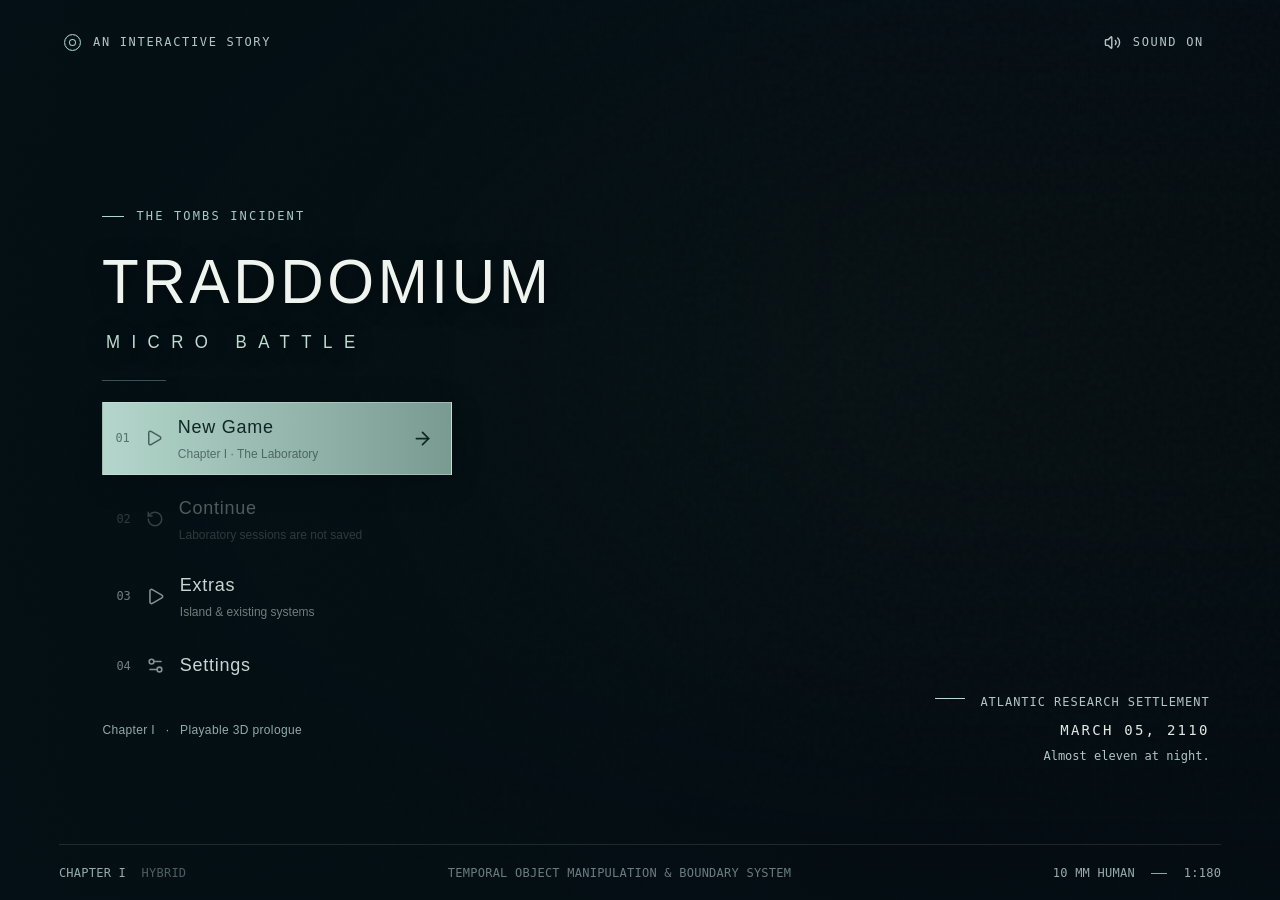
<file: index.html>
<!doctype html>
<html lang="en">
  <head>
    <meta charset="UTF-8">
    <meta name="viewport" content="width=device-width, initial-scale=1, viewport-fit=cover">
    <meta name="theme-color" content="#071217">
    <link rel="icon" href="data:image/svg+xml,%3Csvg xmlns='http://www.w3.org/2000/svg' viewBox='0 0 32 32'%3E%3Crect width='32' height='32' fill='%23071217'/%3E%3Cpath d='M7 8h18v4h-7v13h-4V12H7z' fill='%2392c8d3'/%3E%3C/svg%3E">
    <meta name="description" content="TRADDOMIUM Chapter One laboratory candidate. Recorded canonical dialogue, cinematic cameras and interactive objects.">
    <link rel="manifest" href="./manifest.webmanifest">
    <link rel="apple-touch-icon" href="./icon-192.png">
    <meta name="apple-mobile-web-app-capable" content="yes">
    <meta name="apple-mobile-web-app-status-bar-style" content="black-translucent">
    <meta name="apple-mobile-web-app-title" content="TRADDOMIUM">
    <title>TRADDOMIUM: Micro Battle!</title>
    <script type="module" crossorigin src="./assets/index-Brj5h0Aa.js"></script>
    <link rel="stylesheet" crossorigin href="./assets/index-B9mbw7MH.css">
  </head>
  <body>
    <div id="root"></div>
  </body>
</html>
</file>
<file: assets/index-B9mbw7MH.css>
@layer properties{@supports (((-webkit-hyphens:none)) and (not (margin-trim:inline))) or ((-moz-orient:inline) and (not (color:rgb(from red r g b)))){:root,:host{--shimmer-angle:20deg}*,:before,:after,::backdrop{--tw-translate-x:0;--tw-translate-y:0;--tw-translate-z:0;--tw-border-style:solid;--tw-leading:initial;--tw-font-weight:initial;--tw-shadow:0 0 #0000;--tw-shadow-color:initial;--tw-shadow-alpha:100%;--tw-inset-shadow:0 0 #0000;--tw-inset-shadow-color:initial;--tw-inset-shadow-alpha:100%;--tw-ring-color:initial;--tw-ring-shadow:0 0 #0000;--tw-inset-ring-color:initial;--tw-inset-ring-shadow:0 0 #0000;--tw-ring-inset:initial;--tw-ring-offset-width:0px;--tw-ring-offset-color:#fff;--tw-ring-offset-shadow:0 0 #0000;--tw-outline-style:solid;--tw-blur:initial;--tw-brightness:initial;--tw-contrast:initial;--tw-grayscale:initial;--tw-hue-rotate:initial;--tw-invert:initial;--tw-opacity:initial;--tw-saturate:initial;--tw-sepia:initial;--tw-drop-shadow:initial;--tw-drop-shadow-color:initial;--tw-drop-shadow-alpha:100%;--tw-drop-shadow-size:initial;--tw-duration:initial;--tw-content:"";--tw-animation-delay:0s;--tw-animation-direction:normal;--tw-animation-duration:initial;--tw-animation-fill-mode:none;--tw-animation-iteration-count:1;--tw-enter-blur:0;--tw-enter-opacity:1;--tw-enter-rotate:0;--tw-enter-scale:1;--tw-enter-translate-x:0;--tw-enter-translate-y:0;--tw-exit-blur:0;--tw-exit-opacity:1;--tw-exit-rotate:0;--tw-exit-scale:1;--tw-exit-translate-x:0;--tw-exit-translate-y:0;--scroll-fade-t:0px;--scroll-fade-b:0px;--scroll-fade-s:0px;--scroll-fade-e:0px;--scroll-fade-mask:initial;--shimmer-image:initial;--shimmer-text-fill:initial}}}@layer theme{:root,:host{--font-mono:ui-monospace,SFMono-Regular,Consolas,monospace;--color-black:#000;--color-white:#fff;--spacing:.25rem;--container-xs:20rem;--container-lg:32rem;--text-xs:.75rem;--text-xs--line-height:calc(1 / .75);--text-sm:.875rem;--text-sm--line-height:calc(1.25 / .875);--text-lg:1.125rem;--text-lg--line-height:calc(1.75 / 1.125);--font-weight-medium:500;--font-weight-semibold:600;--radius-xs:.125rem;--default-transition-duration:.15s;--default-transition-timing-function:cubic-bezier(.4, 0, .2, 1);--default-font-family:Arial,Helvetica,sans-serif;--default-mono-font-family:ui-monospace,SFMono-Regular,Consolas,monospace}}@layer base{*,:after,:before,::backdrop{box-sizing:border-box;border:0 solid;margin:0;padding:0}::file-selector-button{box-sizing:border-box;border:0 solid;margin:0;padding:0}html,:host{-webkit-text-size-adjust:100%;tab-size:4;line-height:1.5;font-family:var(--default-font-family,-apple-system, BlinkMacSystemFont, "Segoe UI", Roboto, "Helvetica Neue", "Noto Sans", Arial, sans-serif, "Apple Color Emoji", "Segoe UI Emoji", "Segoe UI Symbol", "Noto Color Emoji");font-feature-settings:var(--default-font-feature-settings,normal);font-variation-settings:var(--default-font-variation-settings,normal);-webkit-tap-highlight-color:transparent}hr{height:0;color:inherit;border-top-width:1px}abbr:where([title]){-webkit-text-decoration:underline dotted;text-decoration:underline dotted}h1,h2,h3,h4,h5,h6{font-size:inherit;font-weight:inherit}a{color:inherit;-webkit-text-decoration:inherit;text-decoration:inherit}b,strong{font-weight:bolder}code,kbd,samp,pre{font-family:var(--default-mono-font-family,ui-monospace, SFMono-Regular, Menlo, Monaco, Consolas, "Liberation Mono", "Courier New", monospace);font-feature-settings:var(--default-mono-font-feature-settings,normal);font-variation-settings:var(--default-mono-font-variation-settings,normal);font-size:1em}small{font-size:80%}sub,sup{vertical-align:baseline;font-size:75%;line-height:0;position:relative}sub{bottom:-.25em}sup{top:-.5em}table{text-indent:0;border-color:inherit;border-collapse:collapse}:-moz-focusring:where(:not(iframe)){outline:auto}progress{vertical-align:baseline}summary{display:list-item}ol,ul,menu{list-style:none}img,svg,video,canvas,audio,iframe,embed,object{vertical-align:middle;display:block}img,video{max-width:100%;height:auto}button,input,select,optgroup,textarea{font:inherit;font-feature-settings:inherit;font-variation-settings:inherit;letter-spacing:inherit;color:inherit;opacity:1;background-color:#0000;border-radius:0}::file-selector-button{font:inherit;font-feature-settings:inherit;font-variation-settings:inherit;letter-spacing:inherit;color:inherit;opacity:1;background-color:#0000;border-radius:0}:where(select:is([multiple],[size])) optgroup{font-weight:bolder}:where(select:is([multiple],[size])) optgroup option{padding-inline-start:20px}::file-selector-button{margin-inline-end:4px}::placeholder{opacity:1}@supports (not ((-webkit-appearance:-apple-pay-button))) or (contain-intrinsic-size:1px){::placeholder{color:currentColor}@supports (color:color-mix(in lab,red,red)){::placeholder{color:color-mix(in oklab,currentcolor 50%,transparent)}}}textarea{resize:vertical}::-webkit-search-decoration{-webkit-appearance:none}::-webkit-date-and-time-value{min-height:1lh;text-align:inherit}::-webkit-datetime-edit{display:inline-flex}::-webkit-datetime-edit-fields-wrapper{padding:0}::-webkit-datetime-edit{padding-block:0}::-webkit-datetime-edit-year-field{padding-block:0}::-webkit-datetime-edit-month-field{padding-block:0}::-webkit-datetime-edit-day-field{padding-block:0}::-webkit-datetime-edit-hour-field{padding-block:0}::-webkit-datetime-edit-minute-field{padding-block:0}::-webkit-datetime-edit-second-field{padding-block:0}::-webkit-datetime-edit-millisecond-field{padding-block:0}::-webkit-datetime-edit-meridiem-field{padding-block:0}::-webkit-calendar-picker-indicator{line-height:1}:-moz-ui-invalid{box-shadow:none}button,input:where([type=button],[type=reset],[type=submit]){appearance:button}::file-selector-button{appearance:button}::-webkit-inner-spin-button{height:auto}::-webkit-outer-spin-button{height:auto}[hidden]:where(:not([hidden=until-found])){display:none!important}}@layer components;@layer utilities{.pointer-events-none{pointer-events:none}.collapse{visibility:collapse}.invisible{visibility:hidden}.visible{visibility:visible}.sr-only{clip-path:inset(50%);white-space:nowrap;border-width:0;width:1px;height:1px;margin:-1px;padding:0;position:absolute;overflow:hidden}.absolute{position:absolute}.fixed{position:fixed}.relative{position:relative}.static{position:static}.inset-0{inset:0}.end-1{inset-inline-end:calc(var(--spacing) * 1)}.top-4{top:calc(var(--spacing) * 4)}.top-\[50\%\]{top:50%}.right-2{right:calc(var(--spacing) * 2)}.right-4{right:calc(var(--spacing) * 4)}.left-\[50\%\]{left:50%}.z-50{z-index:50}.row-7{grid-row:7}.row-8{grid-row:8}.row-9{grid-row:9}.row-10{grid-row:10}.row-11{grid-row:11}.row-12{grid-row:12}.row-13{grid-row:13}.row-14{grid-row:14}.row-15{grid-row:15}.row-16{grid-row:16}.row-17{grid-row:17}.row-18{grid-row:18}.row-19{grid-row:19}.row-20{grid-row:20}.row-21{grid-row:21}.row-22{grid-row:22}.row-23{grid-row:23}.row-24{grid-row:24}.row-25{grid-row:25}.row-26{grid-row:26}.row-27{grid-row:27}.row-28{grid-row:28}.row-29{grid-row:29}.row-30{grid-row:30}.row-31{grid-row:31}.row-32{grid-row:32}.row-33{grid-row:33}.row-34{grid-row:34}.row-35{grid-row:35}.row-36{grid-row:36}.row-37{grid-row:37}.row-38{grid-row:38}.row-39{grid-row:39}.row-40{grid-row:40}.row-41{grid-row:41}.row-42{grid-row:42}.row-43{grid-row:43}.row-44{grid-row:44}.row-45{grid-row:45}.row-46{grid-row:46}.row-47{grid-row:47}.row-48{grid-row:48}.row-49{grid-row:49}.row-50{grid-row:50}.row-51{grid-row:51}.row-52{grid-row:52}.-mx-1{margin-inline:calc(var(--spacing) * -1)}.my-1{margin-block:var(--spacing)}.mb-2{margin-bottom:calc(var(--spacing) * 2)}.block{display:block}.flex{display:flex}.grid{display:grid}.hidden{display:none}.inline-flex{display:inline-flex}.size-3\.5{width:calc(var(--spacing) * 3.5);height:calc(var(--spacing) * 3.5)}.size-4{width:calc(var(--spacing) * 4);height:calc(var(--spacing) * 4)}.size-6{width:calc(var(--spacing) * 6);height:calc(var(--spacing) * 6)}.size-8{width:calc(var(--spacing) * 8);height:calc(var(--spacing) * 8)}.size-9{width:calc(var(--spacing) * 9);height:calc(var(--spacing) * 9)}.size-10{width:calc(var(--spacing) * 10);height:calc(var(--spacing) * 10)}.size-16{width:calc(var(--spacing) * 16);height:calc(var(--spacing) * 16)}.h-6{height:calc(var(--spacing) * 6)}.h-8{height:calc(var(--spacing) * 8)}.h-9{height:calc(var(--spacing) * 9)}.h-10{height:calc(var(--spacing) * 10)}.h-\[calc\(100\%-1px\)\]{height:calc(100% - 1px)}.h-\[var\(--radix-select-trigger-height\)\]{height:var(--radix-select-trigger-height)}.h-px{height:1px}.max-h-\(--radix-select-content-available-height\){max-height:var(--radix-select-content-available-height)}.w-fit{width:fit-content}.w-full{width:100%}.max-w-\[calc\(100\%-2rem\)\]{max-width:calc(100% - 2rem)}.min-w-\[8rem\]{min-width:8rem}.min-w-\[var\(--radix-select-trigger-width\)\]{min-width:var(--radix-select-trigger-width)}.flex-1{flex:1}.shrink-0{flex-shrink:0}.grow{flex-grow:1}.origin-\(--radix-select-content-transform-origin\){transform-origin:var(--radix-select-content-transform-origin)}.translate-x-\[-50\%\]{--tw-translate-x:-50%;translate:var(--tw-translate-x) var(--tw-translate-y)}.translate-y-\[-50\%\]{--tw-translate-y:-50%;translate:var(--tw-translate-x) var(--tw-translate-y)}.cursor-default{cursor:default}.touch-none{touch-action:none}.scroll-my-1{scroll-margin-block:var(--spacing)}.grid-rows-\[auto_1fr\]{grid-template-rows:auto 1fr}.flex-col{flex-direction:column}.flex-col-reverse{flex-direction:column-reverse}.place-items-center{place-items:center}.items-center{align-items:center}.justify-between{justify-content:space-between}.justify-center{justify-content:center}.gap-1{gap:var(--spacing)}.gap-1\.5{gap:calc(var(--spacing) * 1.5)}.gap-2{gap:calc(var(--spacing) * 2)}.gap-4{gap:calc(var(--spacing) * 4)}.overflow-hidden{overflow:hidden}.overflow-x-hidden{overflow-x:hidden}.overflow-y-auto{overflow-y:auto}.rounded{border-radius:.25rem}.rounded-full{border-radius:3.40282e38px}.rounded-lg{border-radius:var(--radius)}.rounded-md{border-radius:calc(var(--radius) - 2px)}.rounded-sm{border-radius:calc(var(--radius) - 4px)}.rounded-xs{border-radius:var(--radius-xs)}.border{border-style:var(--tw-border-style);border-width:1px}.border-input{border-color:var(--input)}.border-primary{border-color:var(--primary)}.border-transparent{border-color:#0000}.bg-background{background-color:var(--background)}.bg-black\/50{background-color:#00000080}@supports (color:color-mix(in lab,red,red)){.bg-black\/50{background-color:color-mix(in oklab,var(--color-black) 50%,transparent)}}.bg-border{background-color:var(--border)}.bg-destructive{background-color:var(--destructive)}.bg-muted{background-color:var(--muted)}.bg-popover{background-color:var(--popover)}.bg-primary{background-color:var(--primary)}.bg-secondary{background-color:var(--secondary)}.bg-transparent{background-color:#0000}.bg-white{background-color:var(--color-white)}.p-1{padding:var(--spacing)}.p-6{padding:calc(var(--spacing) * 6)}.p-\[3px\]{padding:3px}.px-2{padding-inline:calc(var(--spacing) * 2)}.px-3{padding-inline:calc(var(--spacing) * 3)}.px-4{padding-inline:calc(var(--spacing) * 4)}.px-6{padding-inline:calc(var(--spacing) * 6)}.py-1{padding-block:var(--spacing)}.py-1\.5{padding-block:calc(var(--spacing) * 1.5)}.py-2{padding-block:calc(var(--spacing) * 2)}.pr-8{padding-right:calc(var(--spacing) * 8)}.pl-2{padding-left:calc(var(--spacing) * 2)}.text-center{text-align:center}.text-lg{font-size:var(--text-lg);line-height:var(--tw-leading,var(--text-lg--line-height))}.text-sm{font-size:var(--text-sm);line-height:var(--tw-leading,var(--text-sm--line-height))}.text-xs{font-size:var(--text-xs);line-height:var(--tw-leading,var(--text-xs--line-height))}.leading-none{--tw-leading:1;line-height:1}.font-medium{--tw-font-weight:var(--font-weight-medium);font-weight:var(--font-weight-medium)}.font-semibold{--tw-font-weight:var(--font-weight-semibold);font-weight:var(--font-weight-semibold)}.whitespace-nowrap{white-space:nowrap}.text-foreground\/60{color:var(--foreground)}@supports (color:color-mix(in lab,red,red)){.text-foreground\/60{color:color-mix(in oklab,var(--foreground) 60%,transparent)}}.text-muted-foreground{color:var(--muted-foreground)}.text-popover-foreground{color:var(--popover-foreground)}.text-primary{color:var(--primary)}.text-primary-foreground{color:var(--primary-foreground)}.text-secondary-foreground{color:var(--secondary-foreground)}.text-white{color:var(--color-white)}.underline-offset-4{text-underline-offset:4px}.opacity-50{opacity:.5}.opacity-70{opacity:.7}.shadow-lg{--tw-shadow:0 10px 15px -3px var(--tw-shadow-color,#0000001a), 0 4px 6px -4px var(--tw-shadow-color,#0000001a);box-shadow:var(--tw-inset-shadow),var(--tw-inset-ring-shadow),var(--tw-ring-offset-shadow),var(--tw-ring-shadow),var(--tw-shadow)}.shadow-md{--tw-shadow:0 4px 6px -1px var(--tw-shadow-color,#0000001a), 0 2px 4px -2px var(--tw-shadow-color,#0000001a);box-shadow:var(--tw-inset-shadow),var(--tw-inset-ring-shadow),var(--tw-ring-offset-shadow),var(--tw-ring-shadow),var(--tw-shadow)}.shadow-sm{--tw-shadow:0 1px 3px 0 var(--tw-shadow-color,#0000001a), 0 1px 2px -1px var(--tw-shadow-color,#0000001a);box-shadow:var(--tw-inset-shadow),var(--tw-inset-ring-shadow),var(--tw-ring-offset-shadow),var(--tw-ring-shadow),var(--tw-shadow)}.shadow-xs{--tw-shadow:0 1px 2px 0 var(--tw-shadow-color,#0000000d);box-shadow:var(--tw-inset-shadow),var(--tw-inset-ring-shadow),var(--tw-ring-offset-shadow),var(--tw-ring-shadow),var(--tw-shadow)}.ring{--tw-ring-shadow:var(--tw-ring-inset,) 0 0 0 calc(1px + var(--tw-ring-offset-width)) var(--tw-ring-color,currentcolor);box-shadow:var(--tw-inset-shadow),var(--tw-inset-ring-shadow),var(--tw-ring-offset-shadow),var(--tw-ring-shadow),var(--tw-shadow)}.ring-0{--tw-ring-shadow:var(--tw-ring-inset,) 0 0 0 calc(0px + var(--tw-ring-offset-width)) var(--tw-ring-color,currentcolor);box-shadow:var(--tw-inset-shadow),var(--tw-inset-ring-shadow),var(--tw-ring-offset-shadow),var(--tw-ring-shadow),var(--tw-shadow)}.ring-ring\/50{--tw-ring-color:var(--ring)}@supports (color:color-mix(in lab,red,red)){.ring-ring\/50{--tw-ring-color:color-mix(in oklab, var(--ring) 50%, transparent)}}.ring-offset-background{--tw-ring-offset-color:var(--background)}.outline-hidden{--tw-outline-style:none;outline-style:none}@media(forced-colors:active){.outline-hidden{outline-offset:2px;outline:2px solid #0000}}.outline{outline-style:var(--tw-outline-style);outline-width:1px}.blur{--tw-blur:blur(8px);filter:var(--tw-blur,) var(--tw-brightness,) var(--tw-contrast,) var(--tw-grayscale,) var(--tw-hue-rotate,) var(--tw-invert,) var(--tw-saturate,) var(--tw-sepia,) var(--tw-drop-shadow,)}.transition-\[color\,box-shadow\]{transition-property:color,box-shadow;transition-timing-function:var(--tw-ease,var(--default-transition-timing-function));transition-duration:var(--tw-duration,var(--default-transition-duration))}.transition-all{transition-property:all;transition-timing-function:var(--tw-ease,var(--default-transition-timing-function));transition-duration:var(--tw-duration,var(--default-transition-duration))}.transition-opacity{transition-property:opacity;transition-timing-function:var(--tw-ease,var(--default-transition-timing-function));transition-duration:var(--tw-duration,var(--default-transition-duration))}.transition-transform{transition-property:transform,translate,scale,rotate;transition-timing-function:var(--tw-ease,var(--default-transition-timing-function));transition-duration:var(--tw-duration,var(--default-transition-duration))}.duration-200{--tw-duration:.2s;transition-duration:.2s}.outline-none{--tw-outline-style:none;outline-style:none}.select-none{-webkit-user-select:none;user-select:none}.paused{animation-play-state:paused}.paused\!{animation-play-state:paused!important}.running{animation-play-state:running}.group-data-\[orientation\=horizontal\]\/tabs\:h-9:is(:where(.group\/tabs)[data-orientation=horizontal] *){height:calc(var(--spacing) * 9)}.group-data-\[orientation\=vertical\]\/tabs\:h-fit:is(:where(.group\/tabs)[data-orientation=vertical] *){height:fit-content}.group-data-\[orientation\=vertical\]\/tabs\:w-full:is(:where(.group\/tabs)[data-orientation=vertical] *){width:100%}.group-data-\[orientation\=vertical\]\/tabs\:flex-col:is(:where(.group\/tabs)[data-orientation=vertical] *){flex-direction:column}.group-data-\[orientation\=vertical\]\/tabs\:justify-start:is(:where(.group\/tabs)[data-orientation=vertical] *){justify-content:flex-start}.group-data-\[size\=default\]\/switch\:size-4:is(:where(.group\/switch)[data-size=default] *){width:calc(var(--spacing) * 4);height:calc(var(--spacing) * 4)}.group-data-\[size\=sm\]\/alert-dialog-content\:grid:is(:where(.group\/alert-dialog-content)[data-size=sm] *){display:grid}.group-data-\[size\=sm\]\/alert-dialog-content\:grid-cols-2:is(:where(.group\/alert-dialog-content)[data-size=sm] *){grid-template-columns:repeat(2,minmax(0,1fr))}.group-data-\[size\=sm\]\/switch\:size-3:is(:where(.group\/switch)[data-size=sm] *){width:calc(var(--spacing) * 3);height:calc(var(--spacing) * 3)}.group-data-\[variant\=line\]\/tabs-list\:bg-transparent:is(:where(.group\/tabs-list)[data-variant=line] *){background-color:#0000}.after\:absolute:after{content:var(--tw-content);position:absolute}.after\:bg-foreground:after{content:var(--tw-content);background-color:var(--foreground)}.after\:opacity-0:after{content:var(--tw-content);opacity:0}.after\:transition-opacity:after{content:var(--tw-content);transition-property:opacity;transition-timing-function:var(--tw-ease,var(--default-transition-timing-function));transition-duration:var(--tw-duration,var(--default-transition-duration))}.group-data-\[orientation\=horizontal\]\/tabs\:after\:inset-x-0:is(:where(.group\/tabs)[data-orientation=horizontal] *):after{content:var(--tw-content);inset-inline:0}.group-data-\[orientation\=horizontal\]\/tabs\:after\:bottom-\[-5px\]:is(:where(.group\/tabs)[data-orientation=horizontal] *):after{content:var(--tw-content);bottom:-5px}.group-data-\[orientation\=horizontal\]\/tabs\:after\:h-0\.5:is(:where(.group\/tabs)[data-orientation=horizontal] *):after{content:var(--tw-content);height:calc(var(--spacing) * .5)}.group-data-\[orientation\=vertical\]\/tabs\:after\:inset-y-0:is(:where(.group\/tabs)[data-orientation=vertical] *):after{content:var(--tw-content);inset-block:0}.group-data-\[orientation\=vertical\]\/tabs\:after\:-right-1:is(:where(.group\/tabs)[data-orientation=vertical] *):after{content:var(--tw-content);right:calc(var(--spacing) * -1)}.group-data-\[orientation\=vertical\]\/tabs\:after\:w-0\.5:is(:where(.group\/tabs)[data-orientation=vertical] *):after{content:var(--tw-content);width:calc(var(--spacing) * .5)}@media(hover:hover){.hover\:bg-accent:hover{background-color:var(--accent)}.hover\:bg-destructive\/90:hover{background-color:var(--destructive)}@supports (color:color-mix(in lab,red,red)){.hover\:bg-destructive\/90:hover{background-color:color-mix(in oklab,var(--destructive) 90%,transparent)}}.hover\:bg-primary\/90:hover{background-color:var(--primary)}@supports (color:color-mix(in lab,red,red)){.hover\:bg-primary\/90:hover{background-color:color-mix(in oklab,var(--primary) 90%,transparent)}}.hover\:bg-secondary\/80:hover{background-color:var(--secondary)}@supports (color:color-mix(in lab,red,red)){.hover\:bg-secondary\/80:hover{background-color:color-mix(in oklab,var(--secondary) 80%,transparent)}}.hover\:text-accent-foreground:hover{color:var(--accent-foreground)}.hover\:text-foreground:hover{color:var(--foreground)}.hover\:underline:hover{text-decoration-line:underline}.hover\:opacity-100:hover{opacity:1}.hover\:ring-4:hover{--tw-ring-shadow:var(--tw-ring-inset,) 0 0 0 calc(4px + var(--tw-ring-offset-width)) var(--tw-ring-color,currentcolor);box-shadow:var(--tw-inset-shadow),var(--tw-inset-ring-shadow),var(--tw-ring-offset-shadow),var(--tw-ring-shadow),var(--tw-shadow)}}.focus\:bg-accent:focus{background-color:var(--accent)}.focus\:text-accent-foreground:focus{color:var(--accent-foreground)}.focus\:ring-2:focus{--tw-ring-shadow:var(--tw-ring-inset,) 0 0 0 calc(2px + var(--tw-ring-offset-width)) var(--tw-ring-color,currentcolor);box-shadow:var(--tw-inset-shadow),var(--tw-inset-ring-shadow),var(--tw-ring-offset-shadow),var(--tw-ring-shadow),var(--tw-shadow)}.focus\:ring-ring:focus{--tw-ring-color:var(--ring)}.focus\:ring-offset-2:focus{--tw-ring-offset-width:2px;--tw-ring-offset-shadow:var(--tw-ring-inset,) 0 0 0 var(--tw-ring-offset-width) var(--tw-ring-offset-color)}.focus\:outline-hidden:focus{--tw-outline-style:none;outline-style:none}@media(forced-colors:active){.focus\:outline-hidden:focus{outline-offset:2px;outline:2px solid #0000}}.focus-visible\:border-ring:focus-visible{border-color:var(--ring)}.focus-visible\:ring-4:focus-visible{--tw-ring-shadow:var(--tw-ring-inset,) 0 0 0 calc(4px + var(--tw-ring-offset-width)) var(--tw-ring-color,currentcolor);box-shadow:var(--tw-inset-shadow),var(--tw-inset-ring-shadow),var(--tw-ring-offset-shadow),var(--tw-ring-shadow),var(--tw-shadow)}.focus-visible\:ring-\[3px\]:focus-visible{--tw-ring-shadow:var(--tw-ring-inset,) 0 0 0 calc(3px + var(--tw-ring-offset-width)) var(--tw-ring-color,currentcolor);box-shadow:var(--tw-inset-shadow),var(--tw-inset-ring-shadow),var(--tw-ring-offset-shadow),var(--tw-ring-shadow),var(--tw-shadow)}.focus-visible\:ring-destructive\/20:focus-visible{--tw-ring-color:var(--destructive)}@supports (color:color-mix(in lab,red,red)){.focus-visible\:ring-destructive\/20:focus-visible{--tw-ring-color:color-mix(in oklab, var(--destructive) 20%, transparent)}}.focus-visible\:ring-ring\/50:focus-visible{--tw-ring-color:var(--ring)}@supports (color:color-mix(in lab,red,red)){.focus-visible\:ring-ring\/50:focus-visible{--tw-ring-color:color-mix(in oklab, var(--ring) 50%, transparent)}}.focus-visible\:outline-hidden:focus-visible{--tw-outline-style:none;outline-style:none}@media(forced-colors:active){.focus-visible\:outline-hidden:focus-visible{outline-offset:2px;outline:2px solid #0000}}.focus-visible\:outline-1:focus-visible{outline-style:var(--tw-outline-style);outline-width:1px}.focus-visible\:outline-ring:focus-visible{outline-color:var(--ring)}.disabled\:pointer-events-none:disabled{pointer-events:none}.disabled\:cursor-not-allowed:disabled{cursor:not-allowed}.disabled\:opacity-50:disabled{opacity:.5}.has-data-\[slot\=alert-dialog-media\]\:grid-rows-\[auto_auto_1fr\]:has([data-slot=alert-dialog-media]){grid-template-rows:auto auto 1fr}.has-data-\[slot\=alert-dialog-media\]\:gap-x-6:has([data-slot=alert-dialog-media]){column-gap:calc(var(--spacing) * 6)}.has-\[\>svg\]\:px-1\.5:has(>svg){padding-inline:calc(var(--spacing) * 1.5)}.has-\[\>svg\]\:px-2\.5:has(>svg){padding-inline:calc(var(--spacing) * 2.5)}.has-\[\>svg\]\:px-3:has(>svg){padding-inline:calc(var(--spacing) * 3)}.has-\[\>svg\]\:px-4:has(>svg){padding-inline:calc(var(--spacing) * 4)}.aria-invalid\:border-destructive[aria-invalid=true]{border-color:var(--destructive)}.aria-invalid\:ring-destructive\/20[aria-invalid=true]{--tw-ring-color:var(--destructive)}@supports (color:color-mix(in lab,red,red)){.aria-invalid\:ring-destructive\/20[aria-invalid=true]{--tw-ring-color:color-mix(in oklab, var(--destructive) 20%, transparent)}}.data-\[disabled\]\:pointer-events-none[data-disabled]{pointer-events:none}.data-\[disabled\]\:opacity-50[data-disabled]{opacity:.5}.data-\[orientation\=horizontal\]\:h-1\.5[data-orientation=horizontal]{height:calc(var(--spacing) * 1.5)}.data-\[orientation\=horizontal\]\:h-full[data-orientation=horizontal]{height:100%}.data-\[orientation\=horizontal\]\:w-full[data-orientation=horizontal]{width:100%}.data-\[orientation\=horizontal\]\:flex-col[data-orientation=horizontal]{flex-direction:column}.data-\[orientation\=vertical\]\:h-full[data-orientation=vertical]{height:100%}.data-\[orientation\=vertical\]\:min-h-44[data-orientation=vertical]{min-height:calc(var(--spacing) * 44)}.data-\[orientation\=vertical\]\:w-1\.5[data-orientation=vertical]{width:calc(var(--spacing) * 1.5)}.data-\[orientation\=vertical\]\:w-auto[data-orientation=vertical]{width:auto}.data-\[orientation\=vertical\]\:w-full[data-orientation=vertical]{width:100%}.data-\[orientation\=vertical\]\:flex-col[data-orientation=vertical]{flex-direction:column}.data-\[placeholder\]\:text-muted-foreground[data-placeholder]{color:var(--muted-foreground)}.data-\[side\=bottom\]\:translate-y-1[data-side=bottom]{--tw-translate-y:var(--spacing);translate:var(--tw-translate-x) var(--tw-translate-y)}.data-\[side\=bottom\]\:slide-in-from-top-2[data-side=bottom]{--tw-enter-translate-y:calc(2*var(--spacing)*-1)}.data-\[side\=left\]\:-translate-x-1[data-side=left]{--tw-translate-x:calc(var(--spacing) * -1);translate:var(--tw-translate-x) var(--tw-translate-y)}.data-\[side\=left\]\:slide-in-from-right-2[data-side=left]{--tw-enter-translate-x:calc(2*var(--spacing))}.data-\[side\=right\]\:translate-x-1[data-side=right]{--tw-translate-x:var(--spacing);translate:var(--tw-translate-x) var(--tw-translate-y)}.data-\[side\=right\]\:slide-in-from-left-2[data-side=right]{--tw-enter-translate-x:calc(2*var(--spacing)*-1)}.data-\[side\=top\]\:-translate-y-1[data-side=top]{--tw-translate-y:calc(var(--spacing) * -1);translate:var(--tw-translate-x) var(--tw-translate-y)}.data-\[side\=top\]\:slide-in-from-bottom-2[data-side=top]{--tw-enter-translate-y:calc(2*var(--spacing))}.data-\[size\=default\]\:h-9[data-size=default]{height:calc(var(--spacing) * 9)}.data-\[size\=default\]\:h-\[1\.15rem\][data-size=default]{height:1.15rem}.data-\[size\=default\]\:w-8[data-size=default]{width:calc(var(--spacing) * 8)}.data-\[size\=sm\]\:h-3\.5[data-size=sm]{height:calc(var(--spacing) * 3.5)}.data-\[size\=sm\]\:h-8[data-size=sm]{height:calc(var(--spacing) * 8)}.data-\[size\=sm\]\:w-6[data-size=sm]{width:calc(var(--spacing) * 6)}.data-\[size\=sm\]\:max-w-xs[data-size=sm]{max-width:var(--container-xs)}:is(.\*\:data-\[slot\=select-value\]\:line-clamp-1>*)[data-slot=select-value]{-webkit-line-clamp:1;-webkit-box-orient:vertical;display:-webkit-box;overflow:hidden}:is(.\*\:data-\[slot\=select-value\]\:flex>*)[data-slot=select-value]{display:flex}:is(.\*\:data-\[slot\=select-value\]\:items-center>*)[data-slot=select-value]{align-items:center}:is(.\*\:data-\[slot\=select-value\]\:gap-2>*)[data-slot=select-value]{gap:calc(var(--spacing) * 2)}.data-\[state\=active\]\:bg-background[data-state=active]{background-color:var(--background)}.data-\[state\=active\]\:text-foreground[data-state=active]{color:var(--foreground)}.group-data-\[variant\=default\]\/tabs-list\:data-\[state\=active\]\:shadow-sm:is(:where(.group\/tabs-list)[data-variant=default] *)[data-state=active]{--tw-shadow:0 1px 3px 0 var(--tw-shadow-color,#0000001a), 0 1px 2px -1px var(--tw-shadow-color,#0000001a);box-shadow:var(--tw-inset-shadow),var(--tw-inset-ring-shadow),var(--tw-ring-offset-shadow),var(--tw-ring-shadow),var(--tw-shadow)}.group-data-\[variant\=line\]\/tabs-list\:data-\[state\=active\]\:bg-transparent:is(:where(.group\/tabs-list)[data-variant=line] *)[data-state=active]{background-color:#0000}.group-data-\[variant\=line\]\/tabs-list\:data-\[state\=active\]\:shadow-none:is(:where(.group\/tabs-list)[data-variant=line] *)[data-state=active]{--tw-shadow:0 0 #0000;box-shadow:var(--tw-inset-shadow),var(--tw-inset-ring-shadow),var(--tw-ring-offset-shadow),var(--tw-ring-shadow),var(--tw-shadow)}.group-data-\[variant\=line\]\/tabs-list\:data-\[state\=active\]\:after\:opacity-100:is(:where(.group\/tabs-list)[data-variant=line] *)[data-state=active]:after{content:var(--tw-content);opacity:1}.data-\[state\=checked\]\:translate-x-\[calc\(100\%-2px\)\][data-state=checked]{--tw-translate-x: calc(100% - 2px) ;translate:var(--tw-translate-x) var(--tw-translate-y)}.data-\[state\=checked\]\:bg-primary[data-state=checked]{background-color:var(--primary)}.data-\[state\=closed\]\:animate-out[data-state=closed]{animation:exit var(--tw-animation-duration,var(--tw-duration,.15s))var(--tw-ease,ease)var(--tw-animation-delay,0s)var(--tw-animation-iteration-count,1)var(--tw-animation-direction,normal)var(--tw-animation-fill-mode,none)}.data-\[state\=closed\]\:fade-out-0[data-state=closed]{--tw-exit-opacity:0}.data-\[state\=closed\]\:zoom-out-95[data-state=closed]{--tw-exit-scale:.95}.data-\[state\=open\]\:animate-in[data-state=open]{animation:enter var(--tw-animation-duration,var(--tw-duration,.15s))var(--tw-ease,ease)var(--tw-animation-delay,0s)var(--tw-animation-iteration-count,1)var(--tw-animation-direction,normal)var(--tw-animation-fill-mode,none)}.data-\[state\=open\]\:bg-accent[data-state=open]{background-color:var(--accent)}.data-\[state\=open\]\:text-muted-foreground[data-state=open]{color:var(--muted-foreground)}.data-\[state\=open\]\:fade-in-0[data-state=open]{--tw-enter-opacity:0}.data-\[state\=open\]\:zoom-in-95[data-state=open]{--tw-enter-scale:.95}.data-\[state\=unchecked\]\:translate-x-0[data-state=unchecked]{--tw-translate-x:0px;translate:var(--tw-translate-x) var(--tw-translate-y)}.data-\[state\=unchecked\]\:bg-input[data-state=unchecked]{background-color:var(--input)}.data-\[variant\=line\]\:rounded-none[data-variant=line]{border-radius:0}@media(min-width:40rem){.sm\:max-w-lg{max-width:var(--container-lg)}.sm\:flex-row{flex-direction:row}.sm\:justify-end{justify-content:flex-end}.sm\:text-left{text-align:left}.sm\:group-data-\[size\=default\]\/alert-dialog-content\:row-span-2:is(:where(.group\/alert-dialog-content)[data-size=default] *){grid-row:span 2/span 2}.sm\:group-data-\[size\=default\]\/alert-dialog-content\:place-items-start:is(:where(.group\/alert-dialog-content)[data-size=default] *){place-items:start}.sm\:group-data-\[size\=default\]\/alert-dialog-content\:text-left:is(:where(.group\/alert-dialog-content)[data-size=default] *){text-align:left}.sm\:group-data-\[size\=default\]\/alert-dialog-content\:group-has-data-\[slot\=alert-dialog-media\]\/alert-dialog-content\:col-start-2:is(:where(.group\/alert-dialog-content)[data-size=default] *):is(:where(.group\/alert-dialog-content):has([data-slot=alert-dialog-media]) *){grid-column-start:2}.sm\:group-data-\[size\=default\]\/alert-dialog-content\:has-data-\[slot\=alert-dialog-media\]\:grid-rows-\[auto_1fr\]:is(:where(.group\/alert-dialog-content)[data-size=default] *):has([data-slot=alert-dialog-media]){grid-template-rows:auto 1fr}.data-\[size\=default\]\:sm\:max-w-lg[data-size=default]{max-width:var(--container-lg)}}@media(prefers-color-scheme:dark){.dark\:border-input{border-color:var(--input)}.dark\:bg-destructive\/60{background-color:var(--destructive)}@supports (color:color-mix(in lab,red,red)){.dark\:bg-destructive\/60{background-color:color-mix(in oklab,var(--destructive) 60%,transparent)}}.dark\:bg-input\/30{background-color:var(--input)}@supports (color:color-mix(in lab,red,red)){.dark\:bg-input\/30{background-color:color-mix(in oklab,var(--input) 30%,transparent)}}.dark\:text-muted-foreground{color:var(--muted-foreground)}@media(hover:hover){.dark\:hover\:bg-accent\/50:hover{background-color:var(--accent)}@supports (color:color-mix(in lab,red,red)){.dark\:hover\:bg-accent\/50:hover{background-color:color-mix(in oklab,var(--accent) 50%,transparent)}}.dark\:hover\:bg-input\/50:hover{background-color:var(--input)}@supports (color:color-mix(in lab,red,red)){.dark\:hover\:bg-input\/50:hover{background-color:color-mix(in oklab,var(--input) 50%,transparent)}}.dark\:hover\:text-foreground:hover{color:var(--foreground)}}.dark\:focus-visible\:ring-destructive\/40:focus-visible{--tw-ring-color:var(--destructive)}@supports (color:color-mix(in lab,red,red)){.dark\:focus-visible\:ring-destructive\/40:focus-visible{--tw-ring-color:color-mix(in oklab, var(--destructive) 40%, transparent)}}.dark\:aria-invalid\:ring-destructive\/40[aria-invalid=true]{--tw-ring-color:var(--destructive)}@supports (color:color-mix(in lab,red,red)){.dark\:aria-invalid\:ring-destructive\/40[aria-invalid=true]{--tw-ring-color:color-mix(in oklab, var(--destructive) 40%, transparent)}}.dark\:data-\[state\=active\]\:border-input[data-state=active]{border-color:var(--input)}.dark\:data-\[state\=active\]\:bg-input\/30[data-state=active]{background-color:var(--input)}@supports (color:color-mix(in lab,red,red)){.dark\:data-\[state\=active\]\:bg-input\/30[data-state=active]{background-color:color-mix(in oklab,var(--input) 30%,transparent)}}.dark\:data-\[state\=active\]\:text-foreground[data-state=active]{color:var(--foreground)}.dark\:group-data-\[variant\=line\]\/tabs-list\:data-\[state\=active\]\:border-transparent:is(:where(.group\/tabs-list)[data-variant=line] *)[data-state=active]{border-color:#0000}.dark\:group-data-\[variant\=line\]\/tabs-list\:data-\[state\=active\]\:bg-transparent:is(:where(.group\/tabs-list)[data-variant=line] *)[data-state=active]{background-color:#0000}.dark\:data-\[state\=checked\]\:bg-primary-foreground[data-state=checked]{background-color:var(--primary-foreground)}.dark\:data-\[state\=unchecked\]\:bg-foreground[data-state=unchecked]{background-color:var(--foreground)}.dark\:data-\[state\=unchecked\]\:bg-input\/80[data-state=unchecked]{background-color:var(--input)}@supports (color:color-mix(in lab,red,red)){.dark\:data-\[state\=unchecked\]\:bg-input\/80[data-state=unchecked]{background-color:color-mix(in oklab,var(--input) 80%,transparent)}}}.\[\&_svg\]\:pointer-events-none svg{pointer-events:none}.\[\&_svg\]\:shrink-0 svg{flex-shrink:0}.\[\&_svg\:not\(\[class\*\=\'size-\'\]\)\]\:size-3 svg:not([class*=size-]){width:calc(var(--spacing) * 3);height:calc(var(--spacing) * 3)}.\[\&_svg\:not\(\[class\*\=\'size-\'\]\)\]\:size-4 svg:not([class*=size-]){width:calc(var(--spacing) * 4);height:calc(var(--spacing) * 4)}.\[\&_svg\:not\(\[class\*\=\'text-\'\]\)\]\:text-muted-foreground svg:not([class*=text-]){color:var(--muted-foreground)}:is(.\*\:\[span\]\:last\:flex>*):is(span):last-child{display:flex}:is(.\*\:\[span\]\:last\:items-center>*):is(span):last-child{align-items:center}:is(.\*\:\[span\]\:last\:gap-2>*):is(span):last-child{gap:calc(var(--spacing) * 2)}:is(.\*\:\[svg\:not\(\[class\*\=\'size-\'\]\)\]\:size-8>*):is(svg:not([class*=size-])){width:calc(var(--spacing) * 8);height:calc(var(--spacing) * 8)}}@property --tw-animation-delay{syntax:"*";inherits:false;initial-value:0s}@property --tw-animation-direction{syntax:"*";inherits:false;initial-value:normal}@property --tw-animation-duration{syntax:"*";inherits:false}@property --tw-animation-fill-mode{syntax:"*";inherits:false;initial-value:none}@property --tw-animation-iteration-count{syntax:"*";inherits:false;initial-value:1}@property --tw-enter-blur{syntax:"*";inherits:false;initial-value:0}@property --tw-enter-opacity{syntax:"*";inherits:false;initial-value:1}@property --tw-enter-rotate{syntax:"*";inherits:false;initial-value:0}@property --tw-enter-scale{syntax:"*";inherits:false;initial-value:1}@property --tw-enter-translate-x{syntax:"*";inherits:false;initial-value:0}@property --tw-enter-translate-y{syntax:"*";inherits:false;initial-value:0}@property --tw-exit-blur{syntax:"*";inherits:false;initial-value:0}@property --tw-exit-opacity{syntax:"*";inherits:false;initial-value:1}@property --tw-exit-rotate{syntax:"*";inherits:false;initial-value:0}@property --tw-exit-scale{syntax:"*";inherits:false;initial-value:1}@property --tw-exit-translate-x{syntax:"*";inherits:false;initial-value:0}@property --tw-exit-translate-y{syntax:"*";inherits:false;initial-value:0}@property --scroll-fade-t{syntax:"<length-percentage>";inherits:false;initial-value:0}@property --scroll-fade-b{syntax:"<length-percentage>";inherits:false;initial-value:0}@property --scroll-fade-s{syntax:"<length-percentage>";inherits:false;initial-value:0}@property --scroll-fade-e{syntax:"<length-percentage>";inherits:false;initial-value:0}@property --scroll-fade-mask{syntax:"*";inherits:false}@property --shimmer-angle{syntax:"<angle>";inherits:true;initial-value:20deg}@property --shimmer-image{syntax:"*";inherits:false}@property --shimmer-text-fill{syntax:"*";inherits:false}@media(prefers-reduced-motion:reduce){.shimmer{-webkit-text-fill-color:currentColor;background-image:none;animation:none}}:root{--background:#071217;--foreground:#e7efed;--card:#0d2026;--card-foreground:#e7efed;--popover:#10262d;--popover-foreground:#e7efed;--primary:#9bdcd0;--primary-foreground:#092021;--secondary:#152d33;--secondary-foreground:#d6e5e5;--muted:#1b3339;--muted-foreground:#9ab0b4;--accent:#25484b;--accent-foreground:#edfaf6;--destructive:#e69172;--border:#365056;--input:#29474d;--ring:#a0dfd6;--radius:.4rem;--chart-1:#9bdcd0;--chart-2:#d4b680;--chart-3:#7ba4b6;--chart-4:#b992a5;--chart-5:#9aa9a3}*{box-sizing:border-box}html,body{color:#e7efed;background:#071217;min-height:100%;margin:0}body{font-family:Arial,Helvetica,sans-serif;font-size:16px}button,a,input{touch-action:manipulation}button{cursor:pointer;font:inherit}button:disabled{cursor:default;opacity:.38}button:focus-visible,a:focus-visible{outline-offset:5px;outline:2px solid #b4e8db}button,a{-webkit-tap-highlight-color:transparent}h1,h2,h3,p{margin:0}button{transition:background .2s,color .2s,border-color .2s,transform .2s}a{color:inherit}.tmb-app{min-height:100dvh}.eyebrow{color:#9db7b8;letter-spacing:.17em;text-transform:uppercase;font-size:.75rem;font-family:var(--font-mono);display:block}.amber{color:#e8a78b}.icon-button{color:#d2e5e2;background:#0a1a2080;border:1px solid #b1d8d126;border-radius:50%;justify-content:center;align-items:center;width:44px;height:44px;display:inline-flex}.icon-button:hover{background:#264d50}.primary-button,.secondary-button{letter-spacing:.035em;color:#0b2426;background:#b1dbd0;border:1px solid #91c6bf;border-radius:2px;justify-content:space-between;align-items:center;gap:26px;min-height:48px;padding:14px 22px;font-size:.9375rem;display:flex}.primary-button:hover{background:#d7f2e9;transform:translateY(-1px)}.secondary-button{color:#d2e5e2;background:#173238;border-color:#3e6266}.secondary-button:hover{background:#274a50}.text-button{color:#d8e7e2;background:0 0;border:0;justify-content:center;align-items:center;gap:12px;min-height:44px;font-size:.875rem;display:inline-flex}.text-button:hover{color:#b0ecd7}.cinematic{pointer-events:none;background:#030a0d;position:absolute;inset:0;overflow:hidden}.image-plane{will-change:transform;background-position:66%;background-size:cover;transition:filter 2s,background-position 3s;animation:35s ease-in-out infinite alternate camera-drift;position:absolute;inset:-3%}.title-scene .image-plane{filter:brightness(.82);background-position:64%;animation:28s ease-in-out infinite alternate title-drift}.scene-vignette{background:linear-gradient(#030c15a6,#0000 25% 48%,#020b12db),linear-gradient(90deg,#0311168c,#0000 65%);position:absolute;inset:0}.film-grain{opacity:.06;background-image:url("data:image/svg+xml,%3Csvg viewBox='0 0 180 180' xmlns='http://www.w3.org/2000/svg'%3E%3Cfilter id='n'%3E%3CfeTurbulence type='fractalNoise' baseFrequency='.85' numOctaves='3' stitchTiles='stitch'/%3E%3C/filter%3E%3Crect width='100%25' height='100%25' opacity='.5' filter='url(%23n)'/%3E%3C/svg%3E");position:absolute;inset:0}.light-haze{background:radial-gradient(at 65% 40%,#88e1df08,#0000 65%);position:absolute;inset:0}.dust-field i{opacity:0;background:#acdfd9;width:2px;height:2px;animation:12s infinite dust-drift;position:absolute;top:70%;left:20%;box-shadow:0 0 8px #8cceca}.dust-field i:nth-child(2){animation-delay:2s;top:24%;left:35%}.dust-field i:nth-child(3){animation-delay:4s;top:62%;left:60%}.dust-field i:nth-child(4){animation-delay:3s;top:34%;left:70%}.dust-field i:nth-child(5){animation-delay:8s;top:57%;left:48%}.dust-field i:nth-child(6){animation-delay:5s;top:80%;left:87%}.dust-field i:nth-child(7){animation-delay:9s;top:35%;left:12%}.dust-field i:nth-child(8){animation-delay:6s;top:14%;left:78%}.still *,.paused *,.reduce-motion .cinematic *{transition:none!important;animation:none!important}.alarm-wash{background:linear-gradient(100deg,#ad2f1d26,#0000 70%);animation:3s ease-in-out infinite alarm-wash;position:absolute;inset:0}.soft-effects .alarm-wash{opacity:.18;animation:none}.console .image-plane{filter:brightness(.6);background-position:0 58%;background-size:220%;animation:none}.corridor .image-plane{filter:brightness(.6);background-position:0 44%;background-size:185%}.array .image-plane{background-position:75% 40%}.aftermath .image-plane{filter:brightness(.62)saturate(.6)}.array-field{mix-blend-mode:screen;opacity:.36;filter:blur(4px);width:27vw;max-width:440px;height:27vw;max-height:440px;position:absolute;top:25%;left:50%}.array-field span{border:1px solid #8ddeed;border-radius:50%;animation:7s linear infinite field-rotation;position:absolute;inset:0;box-shadow:0 0 36px #63cdde70,inset 0 0 20px #8bd3ef30}.array-field span:nth-child(2){animation-duration:5s;inset:10%;transform:rotateX(60deg)}.array-field span:nth-child(3){animation-duration:3s;inset:20%;transform:rotateY(60deg)}.window .image-plane,.ending .image-plane{filter:brightness(.8);background-position:50%}.cameras .image-plane{filter:saturate(.65)brightness(.7);background-position:50% 20%;animation:none;transform:scale(1.7)}.camera-west .image-plane{background-position:30% 80%;transform:scale(2)}.camera-water .image-plane{transform-origin:79% 55%;background-position:87% 52%;transform:scale(2.4)}.camera-zoom .image-plane{background-position:50% 12%;transform:scale(1.2)}.camera-tree .image-plane{filter:brightness(.25)saturate(.55);background-position:100% 33.333%;background-size:400% 400%;transform:scale(4);background-image:url(/assets/scale-atlas.webp)!important}.scanlines{opacity:.6;background:repeating-linear-gradient(0deg,#0000 0 3px,#0002 4px);position:absolute;inset:0}.activation-layer{position:absolute;inset:0}.energy-halo{opacity:0;background:radial-gradient(at 63% 43%,#d9ffffbb,#0000 53%);position:absolute;inset:-30%}.phase-0 .energy-halo{animation:2.6s ease-in forwards charge-up}.whiteout{opacity:0;background:#e6f8f5;transition:opacity .4s;position:absolute;inset:0}.phase-1 .whiteout{opacity:1}.darkness{opacity:0;background:#010305;transition:opacity .5s;position:absolute;inset:0}.phase-2 .darkness{opacity:1}.phase-3 .whiteout{animation:1.9s ease-out return-flash}.phase-4 .whiteout{opacity:0}.soft-effects .whiteout{background:#527b7a}.soft-effects .energy-halo{opacity:.15;animation:none}.activating:not(.still):not(.soft-effects) .image-plane{animation:.3s infinite camera-shake}.shutdown-blackout{background:#02060a;animation:2.1s forwards shutdown-fade;position:absolute;inset:0}.title-screen{background:#071217;height:100dvh;min-height:760px;position:relative;overflow:hidden}.title-shade{background:linear-gradient(90deg,#041015f0,#041015bd 25%,#04101518 70%),linear-gradient(#0000 72%,#040d13e6);position:absolute;inset:0}.title-header{justify-content:space-between;align-items:center;display:flex;position:absolute;top:38px;left:4.6%;right:4.6%}.edition-mark,.sound-toggle{font-family:var(--font-mono);letter-spacing:.14em;color:#b4c5c7;align-items:center;gap:12px;font-size:.75rem;display:flex}.tiny-ring{border:1px solid #a4cec6;border-radius:50%;width:17px;height:17px;display:inline-block;box-shadow:inset 0 0 0 4px #071217,inset 0 0 0 5px #a4cec6}.sound-toggle{background:#06121760;border:0;min-height:44px;padding:12px}.title-content{width:580px;max-width:48%;position:absolute;top:23%;left:8%}.title-kicker{font-size:.75rem;font-family:var(--font-mono);letter-spacing:.18em;color:#a8c9c6;align-items:center;gap:12px;margin-bottom:26px;display:flex}.title-kicker>span{background:#aad9ce;width:22px;height:1px}.title-content h1{letter-spacing:.06em;color:#f0f4ee;text-shadow:0 3px 24px #0007;font-size:clamp(2.3rem,4.7vw,5.2rem);font-weight:400;line-height:1.05;transform:scaleY(1.04)}.title-content h1>span{letter-spacing:.68em;color:#bfdace;margin-top:18px;padding-left:4px;font-size:.28em;display:block}.title-divider{background:#9ec8c65c;width:64px;height:1px;margin:30px 0 21px}.title-menu{flex-direction:column;gap:4px;width:350px;max-width:100%;display:flex}.title-menu button{text-align:left;color:#c8d5d2;background:0 0;border:1px solid #0000;border-left-width:2px;align-items:center;gap:15px;width:100%;min-height:58px;padding:11px 18px 11px 12px;display:flex}.title-menu button>svg:first-of-type{opacity:.65}.title-menu button>span:nth-of-type(2){letter-spacing:.04em;flex:1;font-size:1.125rem}.title-menu button>svg:last-child{opacity:0}.title-menu button:hover{background:#a9d8cd12;border-left-color:#acd9d0}.title-menu button:hover>svg:last-child{opacity:1}.title-menu button.menu-primary{color:#102624;background:linear-gradient(90deg,#c3e7dbeb,#a1ccbebd);border:1px solid #d3ece162;margin-bottom:4px;box-shadow:0 6px 32px #0003}.title-menu button.menu-primary>svg:last-child{opacity:1}.title-menu button.menu-primary:hover{background:#d2efe4}.menu-index{opacity:.55;font-size:.75rem;font-family:var(--font-mono)}.title-menu small{letter-spacing:0;opacity:.55;margin-top:4px;font-size:.75rem;display:block}.title-note{color:#94a9aa;letter-spacing:.03em;margin:26px 0 0;font-size:.75rem}.title-note span{padding:0 7px}.title-location{text-align:right;font-family:var(--font-mono);color:#b1c6c7;letter-spacing:.08em;gap:15px;font-size:.6875rem;display:flex;position:absolute;bottom:15%;right:5.5%}.title-location strong{letter-spacing:.16em;color:#e0e9e4;margin-top:9px;font-size:.875rem;font-weight:400;display:block}.title-location small{letter-spacing:0;margin-top:6px;font-size:.75rem;display:block}.location-line{background:#b8dbcc;width:30px;height:1px;margin-top:5px}.title-footer{font-family:var(--font-mono);color:#95aaac;letter-spacing:.09em;border-top:1px solid #adc6c426;justify-content:space-between;align-items:center;gap:16px;padding-top:19px;font-size:.6875rem;display:flex;position:absolute;bottom:26px;left:4.6%;right:4.6%}.title-footer b{opacity:.5;margin-left:8px;font-weight:400}.footer-center{opacity:.7;font-size:.625rem}.title-footer i{vertical-align:middle;background:#8ca6a5;width:16px;height:1px;margin:0 9px;display:inline-block}.game-screen{height:100dvh;min-height:720px;position:relative;overflow:hidden}.game-header{z-index:3;justify-content:space-between;align-items:center;display:flex;position:absolute;top:22px;left:3.5%;right:3.5%}.tombs-wordmark{letter-spacing:.16em;align-items:center;gap:11px;font-size:1.05rem;display:flex}.tombs-mark{border:1px solid #b5dcd6;border-radius:50%;place-items:center;width:36px;height:36px;font-family:Georgia,serif;font-size:1.2rem;display:grid}.micro-label{font-family:var(--font-mono);letter-spacing:.08em;color:#b1bfbe;margin-top:4px;font-size:.6rem;display:block}.chapter-track{letter-spacing:.14em;text-transform:uppercase;font-size:.75rem;font-family:var(--font-mono);align-items:center;gap:13px;display:flex}.chapter-track>span:first-child{color:#afdbcc}.chapter-track i{background:#bbd1cd56;width:26px;height:1px}.scene-heading{z-index:2;position:absolute;top:106px;left:5%}.scene-heading h1{color:#e2e7e1;margin-top:10px;font-family:Georgia,serif;font-size:clamp(1.6rem,2.5vw,2.3rem);font-weight:400}.console-panel{z-index:2;-webkit-backdrop-filter:blur(12px);backdrop-filter:blur(12px);background:linear-gradient(130deg,#06171deb,#0c2225ce);border:1px solid #8aacac4d;width:340px;max-height:calc(100% - 470px);position:absolute;top:205px;left:5%;overflow:auto;box-shadow:0 10px 50px #0004}.console-panel>header{font-family:var(--font-mono);text-transform:uppercase;letter-spacing:.09em;color:#a1c7c8;border-bottom:1px solid #a3c4c326;align-items:center;gap:10px;padding:16px 18px;font-size:.6875rem;display:flex}.console-body{padding:21px 19px}.console-body h3{margin:0 0 20px;font-size:1.05rem;font-weight:400}.console-panel footer{letter-spacing:.1em;color:#afc7c4;font-size:.625rem;font-family:var(--font-mono);border-top:1px solid #bdd2ce1c;align-items:center;gap:9px;padding:12px 18px;display:flex}.status-dot{background:#8ed8c6;border-radius:50%;width:5px;height:5px;box-shadow:0 0 8px #8ed8c644}.status-dot.warning{background:#e6a27f}.terminal-code{font-family:var(--font-mono);color:#acc6c8;overflow-wrap:anywhere;flex-direction:column;font-size:.75rem;line-height:1.9;display:flex}.terminal-code b{font-weight:400;animation:1.7s step-end infinite cursor-blink}.system-row{border-bottom:1px solid #b8d2cf14;justify-content:space-between;align-items:center;gap:16px;padding:10px 0;font-size:.75rem;line-height:1.4;display:flex}.system-row>span:first-child{color:#91afb5}.system-row>span:last-child{text-align:right}.big-reading{font-size:3.8rem;font-weight:300;line-height:1;font-family:var(--font-mono);color:#d6e9df;margin:5px 0 25px}.big-reading>span{letter-spacing:.05em;color:#9cb6b5;margin-top:12px;font-size:.75rem;display:block}.power-meter{background:#264044;height:4px;margin:10px 0 18px;overflow:hidden}.power-meter i{background:#e1a782;width:85%;height:100%;animation:8s forwards power-rise;display:block}.console-symbol{color:#a5cecc;width:30px;height:30px;margin-bottom:24px}.voice-panel{flex-direction:column;align-items:center;gap:19px;padding:10px;display:flex}.voice-panel>svg{color:#9bc9c5;width:30px;height:30px}.voice-panel small{color:#8aabaa;font-size:.75rem}.voice-bars{align-items:center;gap:4px;height:34px;display:flex}.voice-bars i{background:#98c5bf;width:2px;height:16px;animation:1.2s ease-in-out infinite voice}.ring-monitor{perspective:400px;width:130px;height:110px;margin:0 auto 26px;position:relative}.ring-monitor span{border:1px solid #83c6c4;border-radius:50%;animation:9s linear infinite field-rotation;position:absolute;inset:0}.ring-monitor span:nth-child(2){animation-direction:reverse;inset:12px}.ring-monitor span:nth-child(3){animation-duration:5s;inset:24px}.ring-monitor i{background:#bbe9df;width:4px;height:4px;position:absolute;top:50%;left:50%;box-shadow:0 0 17px #abe5e8}.boundary-map{margin:-5px -9px 6px}.boundary-map svg{width:100%;height:auto}.boundary-trace{animation:13s linear infinite boundary-dash}.map-caption{text-align:center;color:#8db1b4;padding:8px 0;font-size:.625rem;display:block}.scale-reveal{font-family:var(--font-mono);letter-spacing:-.06em;text-align:center;color:#d1eee0;font-size:3.35rem;font-weight:300}.scale-reveal em{opacity:.4;font-style:normal}.event-note{color:#a8c2bc;text-align:center;margin:12px 0 24px;font-size:.875rem}.dialogue-dock,.interaction-dock{z-index:5;width:min(820px,90%);position:absolute;bottom:40px;left:50%;transform:translate(-50%)}.dialogue-dock{-webkit-backdrop-filter:blur(15px);backdrop-filter:blur(15px);background:linear-gradient(110deg,#07171cf5,#08191ee0);border-top:1px solid #b2d1c34d;padding:24px 30px 13px;box-shadow:0 20px 70px #0007}.dialogue-person{align-items:center;gap:12px;margin-bottom:13px;display:flex}.dialogue-person h2{letter-spacing:.08em;font-size:.875rem;font-weight:400}.speaker-role{color:#8aabaa;margin-top:4px;font-size:.6875rem;display:block}.portrait{background-position:51% 16%;background-size:365%;border:1px solid #a6c1bb66;border-radius:50%;flex-shrink:0;width:39px;height:39px;display:block}.portrait-sarah{background-position:49% 12%}.portrait.voice{background:#294046;place-items:center;display:grid}.portrait.voice svg{width:17px}.spoken-line{color:#edf0e6;min-height:38px;font-family:Georgia,serif;font-size:1.375rem;line-height:1.55;animation:.4s line-in}.large-text .spoken-line{font-size:1.75rem}.dialogue-bottom{justify-content:space-between;align-items:center;gap:18px;margin-top:12px;display:flex}.key-hint{color:#7e989c;font-size:.6875rem;font-family:var(--font-mono)}kbd{border:1px solid #6e8e933b;border-radius:2px;padding:3px 5px;font-size:.625rem}.dialogue-bottom .text-button{text-transform:uppercase;letter-spacing:.08em;font-size:.75rem}.narration .dialogue-person{display:none}.narration .spoken-line{color:#bdcfce;font-style:italic}.interaction-dock{-webkit-backdrop-filter:blur(14px);backdrop-filter:blur(14px);background:linear-gradient(110deg,#07171cf2,#0a1b21e5);border-top:1px solid #a0c4c341;width:min(650px,90%);padding:22px 24px}.objective{color:#e3eade;align-items:center;gap:11px;margin-bottom:17px;font-size:.9375rem;line-height:1.4;display:flex}.objective-diamond{border:1px solid #adcec2;flex-shrink:0;width:6px;height:6px;transform:rotate(45deg)}.action-list{flex-direction:column;gap:6px;display:flex}.action-button{text-align:left;color:#dce8df;background:#112a304d;border:1px solid #749b9933;align-items:center;gap:14px;min-height:58px;padding:11px 14px;display:flex}.action-button:hover{background:#294549;border-color:#97c4bf}.action-button strong{font-size:.9375rem;font-weight:400;display:block}.action-button small{color:#8cabad;margin-top:4px;font-size:.6875rem;display:block}.action-button em{color:#80a2a2;margin-left:auto;font-size:.6875rem;font-style:normal}.action-button.inspected .action-icon{color:#91d8be}.action-button.inspected{background:#0e25286b;border-color:#91bea51a}.action-icon{justify-content:center;align-items:center;width:18px;display:flex}.interaction-dot{border:1px solid #a4d4c5;width:8px;height:8px;transform:rotate(45deg)}.scene-exit{width:100%;margin-top:15px;font-size:.875rem}.interaction-help{color:#90a8a8;margin-top:14px;font-size:.6875rem;display:block}.many-actions{grid-template-columns:1fr 1fr;display:grid}.many-actions .action-button{gap:9px;min-height:65px;padding:10px}.many-actions .action-button strong{font-size:.8125rem}.many-actions .action-button small{font-size:.625rem}.camera-overlay{color:#bbcfc8;font-family:var(--font-mono);align-items:center;gap:12px;font-size:.8rem;display:flex;position:absolute;top:106px;right:5%}.camera-overlay small{color:#809d9d;margin-top:4px;font-size:.625rem;display:block}.camera-crosshair{opacity:.55;font-size:36px;font-weight:200;position:fixed;top:39%;left:68%}.story-progress{z-index:10;background:#8bc7c218;height:2px;position:absolute;bottom:0;left:0;right:0}.story-progress>span{background:#a5d5c987;height:100%;transition:width 1s;display:block}.activation-caption{z-index:5;text-align:center;background:linear-gradient(#0000,#010b1555);flex-direction:column;justify-content:center;align-items:center;gap:25px;display:flex;position:absolute;inset:0}.activation-caption p{font-family:Georgia,serif;font-size:clamp(1.6rem,3vw,2.5rem)}.activation-caption.phase-1{color:#082027;background:0 0}.activation-caption.phase-1 .eyebrow{color:#345654}.activation-caption.phase-2{color:#718283}.activation-caption.phase-4{background:#020b1599}.activation-screen .game-header,.activation-screen .scene-heading{opacity:.5}.ending-dock{-webkit-backdrop-filter:none;backdrop-filter:none;text-align:center;background:0 0;border:0;bottom:12%}.end-mark h2{text-shadow:0 3px 30px #000;margin-top:22px;font-family:Georgia,serif;font-size:clamp(1.75rem,3.5vw,3rem);font-weight:400;line-height:1.45}.end-mark h2 em{color:#bcdacb;font-style:normal}.ending-dock .scene-exit{background:#c4e0d6d4;width:auto;margin-top:36px;display:inline-flex}.settings-panel,.pause-panel{max-height:92dvh;overflow:auto;background:linear-gradient(140deg,#10252c,#08171c)!important;border:1px solid #90b8b460!important;border-radius:4px!important;padding:32px!important;box-shadow:0 30px 150px #000c!important}.settings-panel [data-slot=dialog-title],.pause-panel [data-slot=dialog-title]{font-family:Georgia,serif;font-size:2rem;font-weight:400;line-height:1.2}.settings-panel [data-slot=dialog-description],.pause-panel [data-slot=dialog-description]{color:#9db8b9;font-size:.875rem}.setting-row{border-bottom:1px solid #8cb3b31c;justify-content:space-between;align-items:center;gap:20px;padding:10px 0 15px;display:flex}.setting-row label{cursor:pointer;font-size:.9375rem}.setting-row small{color:#91aeb0;margin-top:5px;font-size:.75rem;line-height:1.4;display:block}.setting-row [data-slot=switch]{min-width:42px;min-height:24px}.setting-row [data-slot=switch-thumb]{width:20px;height:20px}.volume-row{padding:7px 0 16px}.volume-row label{justify-content:space-between;margin-bottom:18px;font-size:.875rem;display:flex}.volume-row label span{color:#b0ceca;font-family:var(--font-mono)}[data-slot=slider]{min-height:24px}.settings-note{color:#83a0a2;font-size:.75rem;line-height:1.6}.pause-panel>.primary-button{margin-top:15px}.pause-panel>.text-button{width:100%}.storage-warning{z-index:60;color:#ecccb1;background:#2c2520;border:1px solid #9f7966;max-width:90vw;padding:12px 16px;font-size:.875rem;position:fixed;bottom:12px;left:50%;transform:translate(-50%)}.explorer-screen{color:#dce7e2;background:radial-gradient(at 77% 23%,#15333360,#0000 55%),#09181e;min-height:100dvh;padding:0 4.5% 26px}.explorer-header{border-bottom:1px solid #97bdbc26;justify-content:space-between;align-items:center;height:87px;display:flex}.explorer-header .text-button{color:#a7c0bc}.mini-logo{letter-spacing:.15em;font-size:1.4rem}.mini-logo span{font-family:var(--font-mono);letter-spacing:.14em;color:#779f9f;margin-top:4px;font-size:.5625rem;display:block}.scale-lock{font-family:var(--font-mono);letter-spacing:.08em;color:#b8d9ce;text-align:right;font-size:1.3rem;font-weight:300}.scale-lock small{color:#7b9f9f;letter-spacing:.1em;margin-top:5px;font-size:.5625rem;display:block}.explorer-intro{justify-content:space-between;align-items:center;gap:30px;margin:37px 0 31px;display:flex}.explorer-intro h1{letter-spacing:-.02em;margin-top:12px;font-family:Georgia,serif;font-size:2.7rem;font-weight:400}.explorer-intro h1 span{color:#9dd7bf}.explorer-intro p{color:#99b6b6;padding-right:3px;font-size:.875rem;line-height:1.7}.explorer-intro strong{color:#dbece0;font-weight:400}.category-tabs{margin:0 -1px 26px;padding-bottom:6px;overflow-x:auto}.category-tabs [data-slot=tabs-list]{background:0 0;border-radius:0;justify-content:space-between;gap:7px;width:100%;padding:0;display:flex;height:42px!important}.category-tabs [data-slot=tabs-trigger]{color:#9bb4b4;border-radius:2px;flex:1;min-height:40px;padding:8px 16px;font-size:.875rem}.category-tabs [data-slot=tabs-trigger][data-state=active]{color:#d9e9dd;box-shadow:none;background:#274543;border:1px solid #739b8d50}.explorer-workspace{grid-template-columns:250px minmax(0,1fr);align-items:start;gap:32px;display:grid}.specimen-list{scrollbar-width:thin;scrollbar-color:#31514f transparent;border-right:1px solid #91b6b525;max-height:880px;padding-right:17px;overflow:auto}.list-heading{font-family:var(--font-mono);color:#93adaa;letter-spacing:.08em;justify-content:space-between;align-items:center;margin-bottom:13px;font-size:.625rem;display:flex}.list-heading small{color:#678984;font-size:.625rem}.specimen-row{text-align:left;color:#bdcfca;background:0 0;border:1px solid #0000;align-items:center;gap:12px;width:100%;min-height:72px;padding:13px 12px;display:flex}.specimen-row>span:nth-child(2){flex:1;font-size:.8125rem;line-height:1.35}.specimen-number{font-family:var(--font-mono);color:#658a87;font-size:.625rem}.specimen-row small{color:#76968f;margin-top:5px;font-size:.6875rem;display:block}.specimen-row svg{opacity:0;flex-shrink:0}.specimen-row.selected{color:#e2ede3;background:#28423b55;border:1px solid #7da89a35;border-left:2px solid #add1b3}.specimen-row.selected svg{opacity:.6}.specimen-row:hover{background:#1f393440}.mobile-picker{display:none}.specimen-heading{justify-content:space-between;align-items:center;gap:16px;margin-bottom:24px;display:flex}.specimen-heading h2{margin-top:8px;font-family:Georgia,serif;font-size:1.8rem;font-weight:400;line-height:1.25}.specimen-nav{flex-shrink:0;gap:7px;display:flex}.comparison-stage{background:radial-gradient(at 58% 30%,#294e4047,#0000 65%),linear-gradient(160deg,#102a2a,#0b2026);border:1px solid #95bcb326;padding:21px 25px 17px;position:relative;overflow:hidden}.comparison-stage:before{content:"";pointer-events:none;background-image:linear-gradient(#72af9e06 1px,#0000 1px),linear-gradient(90deg,#72af9e06 1px,#0000 1px);background-size:32px 32px;position:absolute;inset:0}.stage-label{font-family:var(--font-mono);letter-spacing:.07em;color:#7aa395;justify-content:space-between;font-size:.625rem;display:flex}.visual-comparison{justify-content:space-around;align-items:center;gap:18px;height:255px;display:flex;position:relative}.human-reference{color:#c4daca;flex-shrink:0;align-items:center;gap:10px;height:165px;display:flex}.human-reference>svg{width:55px;height:155px}.human-reference>span{font-family:var(--font-mono);color:#8aafa4;font-size:.6875rem}.human-reference strong{color:#c1dccc;margin-top:6px;font-size:.875rem;font-weight:400;display:block}.specimen-art{aspect-ratio:1;filter:drop-shadow(0 22px 14px #0005);background-repeat:no-repeat;background-size:400% 400%;flex-shrink:1;width:260px;max-width:43%;max-height:245px}.specimen-placeholder{color:#81ab9d;border:1px dashed #739d8a50;flex-direction:column;justify-content:center;align-items:center;gap:15px;width:190px;height:170px;display:flex}.specimen-placeholder span{font-family:var(--font-mono);font-size:.75rem}.specimen-ratio{text-align:center;flex-shrink:0}.specimen-ratio>strong{color:#c9e0c9;letter-spacing:-.04em;font-family:Georgia,serif;font-size:3rem;font-weight:400}.specimen-ratio>strong em{color:#739c8a;margin-left:5px;font-size:1.5rem;font-style:normal}.specimen-ratio>span{color:#8eac9e;margin-top:6px;font-size:.6875rem;line-height:1.6;display:block}.metric-comparison{padding:10px 0 14px;position:relative}.measure-row{color:#91b1a6;grid-template-columns:115px minmax(0,1fr);align-items:center;gap:12px;margin:10px 0;font-size:.6875rem;display:grid}.measure-track{background:#6b948514;border-left:1px solid #aacabb55;height:18px;position:relative;overflow:hidden}.measure-bar{border-right:1px solid #d3eee1aa;min-width:1px;height:100%;transition:width .5s}.human-bar{background:#d2ddd8b0}.object-bar{background:#8eba877d}.beyond-frame{color:#e1efe4;text-shadow:0 1px 3px #183020;font-size:.625rem;position:absolute;top:2px;right:8px}.axis{font-family:var(--font-mono);color:#739a8d;border-top:1px solid #7ca49126;justify-content:space-between;margin-left:127px;padding-top:8px;font-size:.5625rem;display:flex}.view-toolbar{border-top:1px solid #93bdae21;justify-content:space-between;align-items:center;gap:20px;padding-top:16px;display:flex;position:relative}.view-toolbar [data-slot=tabs-list]{background:#071b1e80;border:1px solid #7ba59326;border-radius:3px;padding:4px;height:40px!important}.view-toolbar [data-slot=tabs-trigger]{color:#85a69d;border-radius:2px;gap:7px;min-height:31px;padding:8px 15px;font-size:.75rem}.view-toolbar [data-slot=tabs-trigger][data-state=active]{color:#d8ecdc;background:#315246}.zoom-control{color:#9fbcab;align-items:center;gap:13px;width:220px;display:flex}.zoom-control [data-slot=slider]{flex:1}.zoom-control>span{width:28px;font-size:.6875rem;font-family:var(--font-mono);white-space:nowrap}.illustration-note{color:#648c81;margin-top:14px;font-size:.625rem}.zoom-note{color:#adcfb8;margin:0 0 12px;font-size:.75rem;line-height:1.5}.scale-stats{border:1px solid #9abbb02a;grid-template-columns:1fr 1.2fr 1fr;margin-top:22px;display:grid}.scale-stats>div{border-right:1px solid #9abbb023;padding:22px 20px}.scale-stats>div:last-child{border:0}.scale-stats span{font-family:var(--font-mono);color:#809e95;letter-spacing:.07em;margin-bottom:12px;font-size:.625rem;display:block}.scale-stats strong{letter-spacing:-.02em;color:#d2e5d7;font-family:Georgia,serif;font-size:1.9rem;font-weight:400}.scale-stats strong em{opacity:.6;margin-left:5px;font-size:1.3rem;font-style:normal}.scale-stats small{color:#7d9d92;margin-top:8px;font-size:.6875rem;line-height:1.5;display:block}.scale-context{padding:22px 0 0}.scale-context>p{color:#acc1b6;max-width:750px;font-size:.875rem;line-height:1.7}.source-note{color:#648c80;flex-wrap:wrap;align-items:center;gap:8px;margin-top:16px;font-size:.625rem;display:flex}.source-note a{color:#9ebbaa;align-items:center;gap:3px;margin-left:auto;text-decoration:none;display:flex}.explorer-footer{color:#62887e;font-family:var(--font-mono);border-top:1px solid #98bdae20;justify-content:space-between;gap:20px;margin-top:35px;padding-top:20px;font-size:.625rem;display:flex}@keyframes title-drift{0%{transform:scale(1.01)translate(0)}to{transform:scale(1.055)translate(-.5%)}}@keyframes camera-drift{0%{transform:scale(1.025)}to{transform:scale(1.075)translate(-.5%)}}@keyframes dust-drift{0%{opacity:0;transform:translate(0)}25%{opacity:.4}80%{opacity:.25}to{opacity:0;transform:translate(30px,-80px)}}@keyframes alarm-wash{0%,to{opacity:.15}50%{opacity:.8}}@keyframes field-rotation{0%{transform:rotate(0)rotateY(45deg)}50%{transform:rotate(180deg)rotateY(-40deg)}to{transform:rotate(360deg)rotateY(45deg)}}@keyframes charge-up{0%{opacity:0;transform:scale(.5)}to{opacity:1;transform:scale(1.7)}}@keyframes return-flash{0%{opacity:.8}35%,to{opacity:0}}@keyframes camera-shake{0%,to{transform:translate(0)scale(1.06)}25%{transform:translate(-3px,1px)scale(1.06)}70%{transform:translate(2px,-1px)scale(1.06)}}@keyframes shutdown-fade{0%,70%{opacity:1}to{opacity:0}}@keyframes cursor-blink{50%{opacity:0}}@keyframes power-rise{0%{width:50%}to{width:93%}}@keyframes voice{0%,to{height:5px}50%{height:29px}}@keyframes boundary-dash{to{stroke-dashoffset:-150px}}@keyframes line-in{0%{opacity:0;transform:translateY(5px)}to{opacity:1;transform:translateY(0)}}@media(min-width:1600px){.title-content{top:25%;left:10%}.title-menu{width:390px}.title-menu button{min-height:64px}.title-content h1{font-size:5rem}.console-panel{width:380px}.dialogue-dock,.interaction-dock{bottom:65px}}@media(max-width:1100px){.title-content{max-width:60%;top:24%;left:6%}.title-content h1{font-size:3.3rem}.title-shade{background:linear-gradient(90deg,#041015ef,#041015ad 45%,#04101508),linear-gradient(#0000 60%,#040d13ed)}.footer-center{display:none}.title-location{bottom:14%;right:5%}.console-panel{width:300px;max-height:calc(100% - 450px)}.console-body{padding:17px}.explorer-workspace{grid-template-columns:205px minmax(0,1fr);gap:22px}.category-tabs [data-slot=tabs-trigger]{padding:8px 12px}.specimen-ratio>strong{font-size:2.3rem}.specimen-art{width:190px}.human-reference>span{display:none}.scale-stats>div{padding:18px 13px}.scale-stats strong{font-size:1.6rem}.stage-label{font-size:.5625rem}.explorer-intro h1{font-size:2.4rem}}@media(max-width:760px){.title-screen{height:100svh;min-height:730px}.title-header{top:20px;left:6%;right:5%}.edition-mark{letter-spacing:.07em;gap:9px;font-size:.625rem}.sound-toggle{gap:7px;font-size:.625rem}.title-scene .image-plane{filter:brightness(.65);background-position:70%;inset:-3% -29%}.title-shade{background:linear-gradient(90deg,#041015e8,#04101588 55%,#04101510),linear-gradient(#0000 20%,#040d13f7)}.title-content{width:500px;max-width:86%;top:25%;left:8%}.title-content h1{letter-spacing:.065em;font-size:clamp(2rem,7.2vw,3.5rem)}.title-content h1>span{letter-spacing:.65em;margin-top:15px;font-size:.29em}.title-kicker{letter-spacing:.14em;margin-bottom:23px;font-size:.6875rem}.title-divider{margin:26px 0 15px}.title-menu{width:300px}.title-menu button{min-height:56px}.title-menu button>span:nth-of-type(2){font-size:1rem}.title-note{margin-top:21px;font-size:.625rem}.title-location{display:none}.title-footer{gap:10px;font-size:.5625rem;line-height:1.8;bottom:22px;left:8%;right:8%}.title-footer>span:last-child{font-size:.5625rem}.game-screen{min-height:700px}.game-header{top:16px;left:5%;right:5%}.tombs-wordmark{font-size:.9375rem}.tombs-mark{width:31px;height:31px}.micro-label{font-size:.5rem}.chapter-track{gap:8px;font-size:.625rem}.chapter-track i{width:13px}.chapter-track>span:last-child{max-width:125px}.scene-heading{top:91px;left:6%}.scene-heading .eyebrow{font-size:.625rem}.scene-heading h1{margin-top:6px;font-size:1.55rem}.cinematic.laboratory .image-plane,.cinematic.array .image-plane,.cinematic.aftermath .image-plane{background-position:74%;inset:-3% -20%}.console-panel{background:#06171de6;width:260px;max-height:calc(100% - 510px);top:165px;left:6%}.console-panel>header{padding:11px 13px;font-size:.5625rem}.console-body{padding:13px}.console-panel footer{padding:9px 12px;font-size:.5625rem}.system-row{padding:8px 0;font-size:.6875rem}.console-body .big-reading{margin-bottom:18px;font-size:2.5rem}.terminal-code{font-size:.6875rem}.console-symbol{width:22px;height:22px;margin-bottom:12px}.console-body h3{margin-bottom:12px;font-size:.875rem}.ring-monitor{width:90px;height:64px;margin-bottom:14px}.boundary-map{max-width:230px}.dialogue-dock{width:90%;padding:18px 20px 9px;bottom:25px}.spoken-line{font-size:1.1875rem;line-height:1.55}.large-text .spoken-line{font-size:1.4rem}.speaker-role{font-size:.625rem}.dialogue-person{margin-bottom:12px}.dialogue-person h2{font-size:.8125rem}.dialogue-bottom{margin-top:10px}.dialogue-bottom .key-hint{visibility:hidden;width:0}.dialogue-bottom .text-button{min-height:44px;margin-left:auto}.interaction-dock{width:90%;max-height:47vh;padding:18px;bottom:25px;overflow:auto}.objective{margin-bottom:12px;font-size:.875rem}.action-button{min-height:57px;padding:10px}.action-button strong{font-size:.8125rem}.action-button small{font-size:.625rem;line-height:1.4}.action-button em{font-size:.625rem}.many-actions{grid-template-columns:1fr;gap:5px}.many-actions .action-button{min-height:53px}.scene-exit{min-height:48px;padding:13px 15px;font-size:.8125rem}.interaction-help{font-size:.625rem}.camera-overlay{font-size:.75rem;top:151px;right:6%}.camera-overlay>svg{display:none}.camera-overlay small{font-size:.5rem}.camera-crosshair{top:37%;left:70%}.ending-dock{max-height:none;bottom:17%}.end-mark .eyebrow{font-size:.625rem}.end-mark h2{font-size:1.65rem}.array-field{width:52vw;height:52vw;top:24%;left:37%}.settings-panel,.pause-panel{padding:27px 23px!important}.settings-panel [data-slot=dialog-title],.pause-panel [data-slot=dialog-title]{font-size:1.8rem}.explorer-screen{padding:0 5% 22px}.explorer-header{height:74px}.explorer-header .text-button{gap:8px;font-size:.8125rem}.mini-logo{display:none}.scale-lock{font-size:1.125rem}.scale-lock small{font-size:.5rem}.explorer-intro{flex-direction:column;align-items:flex-start;gap:15px;margin:27px 0 21px}.explorer-intro .eyebrow{letter-spacing:.12em;font-size:.5625rem}.explorer-intro h1{margin-top:11px;font-size:2.3rem}.explorer-intro p{font-size:.8125rem}.explorer-intro p br{display:none}.category-tabs{margin:0 -5.6% 23px;padding:0 5.6% 8px}.category-tabs [data-slot=tabs-list]{gap:6px;width:max-content}.category-tabs [data-slot=tabs-trigger]{min-height:44px;padding:10px 16px;font-size:.875rem}.explorer-workspace{display:block}.specimen-list{display:none}.mobile-picker{margin-bottom:25px;display:block}.mobile-picker [data-slot=select-trigger]{white-space:normal;background:#163333;border-color:#496d6150;width:100%;height:48px;font-size:.875rem}.specimen-heading{margin-bottom:19px}.specimen-heading h2{font-size:1.55rem;line-height:1.3}.specimen-heading .eyebrow{font-size:.625rem}.specimen-nav{gap:5px}.specimen-nav .icon-button{border-radius:2px;width:36px;height:42px}.comparison-stage{padding:17px 15px 15px}.stage-label{letter-spacing:.02em;gap:10px;font-size:.5rem}.stage-label>span:last-child{text-align:right}.visual-comparison{gap:8px;height:212px}.human-reference{height:123px}.human-reference>svg{width:40px;height:113px}.specimen-art{width:160px;max-width:49%;max-height:185px}.specimen-ratio>strong{font-size:1.75rem}.specimen-ratio>strong em{margin-left:3px;font-size:1rem}.specimen-ratio>span{font-size:.5625rem}.specimen-placeholder{width:110px;height:125px}.measure-row{grid-template-columns:88px minmax(0,1fr);gap:9px;font-size:.625rem}.axis{margin-left:97px;font-size:.5rem}.view-toolbar{flex-wrap:wrap;gap:12px}.view-toolbar [data-slot=tabs-list]{height:42px!important}.view-toolbar [data-slot=tabs-trigger]{min-height:34px;padding:8px 12px;font-size:.75rem}.zoom-control{width:100%;height:33px;padding:0 6px}.illustration-note{font-size:.5625rem;line-height:1.5}.scale-stats{grid-template-columns:1fr 1fr;margin-top:16px}.scale-stats>div{padding:16px 13px}.scale-stats>div:nth-child(2){border-right:0}.scale-stats>div:last-child{border-top:1px solid #9abbb023;flex-wrap:wrap;grid-column:1/-1;align-items:center;gap:12px;display:flex}.scale-stats>div:last-child span{margin:0}.scale-stats>div:last-child small{flex-basis:100%;margin:0}.scale-stats span{letter-spacing:.03em;min-height:17px;font-size:.5625rem;line-height:1.5}.scale-stats strong{font-size:1.7rem}.scale-stats small{font-size:.625rem}.scale-context>p{font-size:.875rem;line-height:1.6}.source-note{gap:8px;font-size:.625rem}.source-note a{width:100%;min-height:35px;margin-top:5px;margin-left:0}.explorer-footer{font-size:.5625rem;line-height:1.8;display:block}.explorer-footer>span{margin-bottom:5px;display:block}}@media(max-height:650px)and (min-width:761px){.title-screen{min-height:600px}.title-content{top:20%;left:7%}.title-content h1{font-size:3.2rem}.title-kicker{margin-bottom:15px}.title-divider{margin:20px 0 8px}.title-menu button{min-height:47px}.title-note{margin-top:15px}.game-screen{min-height:600px}.scene-heading{top:83px}.console-panel{width:280px;max-height:225px;top:150px}.dialogue-dock{width:700px;padding-top:16px;bottom:24px}.spoken-line{font-size:1.125rem}.dialogue-person{margin-bottom:8px}.interaction-dock{max-height:44vh;bottom:23px;overflow:auto}.scene-heading h1{font-size:1.6rem}.title-location{bottom:17%}}@media(max-height:520px)and (orientation:landscape){.title-screen{min-height:450px}.title-header{top:10px}.title-content{width:55%;max-width:none;top:21%;left:6%}.title-content h1{font-size:2.3rem}.title-kicker{margin-bottom:10px;font-size:.5625rem}.title-divider{margin:14px 0 6px}.title-menu{gap:0;width:270px}.title-menu button{min-height:42px;padding:7px 12px}.title-menu button>span:nth-of-type(2){font-size:.875rem}.title-menu small,.title-note{display:none}.title-footer{padding-top:10px;bottom:14px}.game-screen{height:100svh;min-height:420px}.game-header{top:9px}.scene-heading{top:69px}.scene-heading h1{font-size:1.25rem}.console-panel{width:215px;max-height:140px;top:124px;left:4%}.console-body{padding:12px}.console-panel footer{display:none}.scene-heading .eyebrow{font-size:.5625rem}.dialogue-dock{width:62%;padding:14px 20px 5px;bottom:14px;left:auto;right:3%;transform:none}.dialogue-person{margin-bottom:8px}.portrait{width:28px;height:28px}.spoken-line{min-height:26px;font-size:1rem}.speaker-role{display:none}.dialogue-person h2{font-size:.75rem}.dialogue-bottom{margin-top:0}.interaction-dock{width:60%;max-height:67vh;padding:15px;bottom:14px;left:auto;right:3%;transform:none}.objective{font-size:.8125rem}.action-button{min-height:45px;padding:8px 12px}.action-button strong{font-size:.8125rem}.many-actions{grid-template-columns:1fr 1fr}.many-actions .action-button{min-height:50px}.scene-exit{min-height:44px;margin-top:10px}.camera-overlay{top:70px;right:4%}.ending-dock{width:70%;bottom:10%;right:15%}.activation-caption p{font-size:1.6rem}}@media(prefers-reduced-motion:reduce){*,:before,:after{scroll-behavior:auto!important;transition:none!important;animation:none!important}}.reduce-motion .boundary-trace,.reduce-motion .voice-bars i,.reduce-motion .ring-monitor span,.reduce-motion .power-meter i,.reduce-motion .terminal-code b{animation:none!important}.reduce-motion .spoken-line{animation:none}.reduce-motion .measure-bar{transition:none}.edition-mark,.sound-toggle,.menu-index,.title-note,.title-footer,.title-footer>span:last-child,.footer-center,.title-location,.title-location small,.micro-label,.chapter-track,.scene-heading .eyebrow,.console-panel>header,.console-panel footer,.terminal-code,.system-row,.speaker-role,.dialogue-person h2,.dialogue-bottom .text-button,.key-hint,kbd,.action-button small,.action-button em,.many-actions .action-button small,.interaction-help,.camera-overlay small,.map-caption,.eyebrow,.mini-logo span,.scale-lock small,.stage-label,.specimen-number,.list-heading,.list-heading small,.specimen-row small,.measure-row,.axis,.illustration-note,.specimen-ratio>span,.scale-stats span,.scale-stats small,.source-note,.explorer-footer,.explorer-intro .eyebrow{font-size:max(.75rem,12px)}.action-button strong,.many-actions .action-button strong,.scene-exit,.specimen-row>span:nth-child(2),.view-toolbar [data-slot=tabs-trigger],.explorer-header .text-button{font-size:max(.875rem,14px)}.footer-center{letter-spacing:.02em}.chapter-track{letter-spacing:.07em}.title-footer{letter-spacing:.02em}.stage-label{letter-spacing:0}.list-heading{gap:8px}.specimen-row{min-height:82px}.measure-row{grid-template-columns:100px minmax(0,1fr)}.axis{margin-left:112px}.camera-overlay small{letter-spacing:0}.console-panel>header{line-height:1.5}.comparison-stage .stage-label{flex-wrap:wrap;gap:7px}@media(max-width:760px){.title-note{max-width:300px;line-height:1.6}.title-footer,.title-footer>span:last-child{font-size:12px}.title-footer i{width:5px;margin:0 3px}.edition-mark{letter-spacing:.01em}.chapter-track>span:last-child{display:none}.micro-label{font-size:10px}.scene-heading .eyebrow{font-size:12px}.console-panel{max-height:calc(100% - 490px)}.specimen-row{min-height:76px}.measure-row{grid-template-columns:100px minmax(0,1fr)}.axis{margin-left:112px}.scale-stats span,.stage-label,.specimen-ratio>span{font-size:11px}.many-actions .action-button{min-height:66px}.title-scene .image-plane{background-position:88%}}@media(max-height:520px)and (orientation:landscape){.title-screen,.game-screen{min-height:100svh}.title-footer{display:none}.title-content{top:20%}}.scaled-visual{height:270px;margin:10px 0 0;position:relative;overflow:hidden}.scale-floor{border-bottom:1px solid #93b5a734;position:absolute;bottom:47px;left:0;right:0}.scaled-person{color:#cfdecb;z-index:2;min-width:1px;position:absolute;bottom:48px;left:25px}.scaled-person>svg{width:100%;height:100%}.scaled-person>span{font-family:var(--font-mono);color:#adc8b3;font-size:12px;position:absolute;bottom:-26px;left:50%;transform:translate(-50%)}.scaled-object{transform-origin:0 100%;min-width:1px;max-width:none;min-height:1px;max-height:none;position:absolute;bottom:48px}.scaled-art{filter:drop-shadow(0 12px 12px #0005);background-repeat:no-repeat;background-size:400% 400%;width:100%;height:100%}.horizontal-span .scaled-art{background-position-y:var(--sprite-y)}.object-dimension{font-family:var(--font-mono);white-space:nowrap;color:#b6ceae;font-size:12px;position:absolute;bottom:-25px;left:50%;transform:translate(-50%)}.measured-extent{background:#94baa018;border:1px dashed #b5caaa80}.extent-block{color:#a7bca9;text-transform:uppercase;justify-content:center;align-items:center;height:100%;font-size:12px;display:flex;overflow:hidden}.reference-inset{color:#adc4b1;z-index:3;background:#122b27df;border:1px solid #8dafa333;align-items:center;gap:7px;padding:8px;font-size:12px;display:flex;position:absolute;bottom:65px;left:8px}.reference-inset small{color:#7e9c87;font-size:12px}.offscreen-label{color:#bdd8b2;z-index:3;background:#0c2423cc;border:1px solid #91b79640;padding:7px 10px;font-size:12px;position:absolute;top:15px;right:8px}.visual-scale-note{text-align:right;font-family:var(--font-mono);color:#698e7c;font-size:11px;position:absolute;bottom:0;left:0;right:0}.horizontal-span .scaled-object{bottom:48px}.comparison-stage .illustration-note{line-height:1.5}@media(max-width:760px){.scaled-visual{height:253px}.scaled-person{left:12px}.cinematic.laboratory .image-plane,.cinematic.array .image-plane,.cinematic.aftermath .image-plane{background-position:89%}.cinematic.focus-sarah.laboratory .image-plane,.cinematic.focus-sarah.aftermath .image-plane{background-position:82%}.cinematic.focus-jack.laboratory .image-plane,.cinematic.focus-jack.aftermath .image-plane{background-position:96%}.scaled-object .object-dimension{font-size:12px}}@media(min-width:761px){.explorer-header{height:72px}.explorer-intro{margin:23px 0 19px}.explorer-intro h1{margin-top:8px;font-size:2.25rem}.category-tabs{margin-bottom:19px}.specimen-heading{margin-bottom:16px}.specimen-heading h2{font-size:1.6rem}.scaled-visual{height:235px}.comparison-stage{padding:17px 22px 14px}.metric-comparison{padding:0 0 9px}.measure-row{margin:8px 0}.view-toolbar{padding-top:11px}.illustration-note{margin-top:10px}.scale-stats{margin-top:17px}.scale-stats>div{padding:17px 18px}.scale-stats span{margin-bottom:9px}.scale-stats strong{font-size:1.7rem}}@media(pointer:coarse){[data-slot=slider]{min-height:44px}.setting-row [data-slot=switch]{outline:10px solid #0000}}.console-panel,.interaction-dock,.category-tabs{scrollbar-width:thin;scrollbar-color:#436461 transparent}[data-slot=select-item]{min-height:44px}.clipped-extent{background:repeating-linear-gradient(0deg,#719f8b12 0 31px,#90bba32b 32px),#6b9b7c12;border:1px solid #abc9ae55;border-top-style:dashed}.clipped-extent .extent-block{justify-content:flex-start;align-items:flex-end;padding:14px}.clipped-extent .object-dimension{display:none}.horizontal-span .clipped-extent{border-right-style:dashed}.voice-controls{width:100%;margin-top:1.25rem}.voice-status{color:#9cb6bb;align-items:center;gap:.5rem;min-height:1.2rem;font-size:.75rem;display:flex}.voice-time{font-variant-numeric:tabular-nums;margin-left:auto}.voice-progress{background:#ffffff12;height:2px;margin:.55rem 0 .3rem;overflow:hidden}.voice-progress>span{background:#79d5ce;height:100%;transition:width .2s linear;display:block}.voice-buttons,.voice-actions{align-items:center;display:flex}.voice-buttons{justify-content:space-between;gap:.75rem}.voice-actions{gap:.35rem}.auto-button,.voice-icon{color:#a9c3c5;cursor:pointer;background:0 0;border:0;justify-content:center;align-items:center;gap:.5rem;min-height:44px;font-size:.875rem;display:inline-flex}.auto-button{padding:.25rem .5rem .25rem 0}.auto-button[aria-pressed=true]{color:#9de7df}.auto-indicator{border:1px solid #697a7e;border-radius:50%;width:7px;height:7px}.auto-indicator.active{background:#8ce2d6;border-color:#8ce2d6}.voice-icon{border-radius:4px;width:44px}.voice-icon:hover,.voice-icon:focus-visible{color:#d4ffff;background:#ffffff10}.skip-line{min-height:44px;padding:.4rem 0 .4rem .65rem}.voice-retry{min-height:44px;padding:.25rem .5rem}.dialogue-key-hint{margin-top:.25rem;font-size:.75rem;display:block}.audio-credits{color:#93acb0;font-size:.75rem;line-height:1.7}.audio-credits summary{cursor:pointer;color:#b7d0d3;align-items:center;min-height:44px;font-size:.875rem;display:flex}.audio-credits a{color:#8ad6d0;text-decoration:underline}.settings-panel{overscroll-behavior:contain;scrollbar-width:thin;max-height:90dvh;overflow-y:auto}.settings-panel .setting-row{flex-shrink:0}@media(max-width:600px){.voice-controls{margin-top:.9rem}.voice-status{font-size:.75rem}.voice-buttons{gap:.25rem}.voice-actions{gap:0}.auto-button{font-size:.875rem}.voice-icon{width:42px}.dialogue-key-hint{display:none}.skip-line{padding-left:.5rem}.settings-panel{max-height:90dvh}.voice-time{font-size:.75rem}}@media(max-height:500px)and (min-width:601px){.voice-controls{margin-top:.5rem}.voice-status{min-height:.9rem}.voice-progress{margin:.3rem 0 .1rem}.voice-icon,.auto-button,.skip-line{min-height:44px}.dialogue-key-hint{display:none}}.character-preview{color:#dcebed;background:#07151d;grid-template-rows:auto 1fr;grid-template-columns:minmax(0,1fr) 300px;gap:24px;min-height:100dvh;padding:24px;display:grid}.character-preview header{grid-column:1/-1;justify-content:space-between;align-items:center;gap:20px;display:flex}.character-stage{background:radial-gradient(at 50% 35%,#193b47,#081720 70%);border:1px solid #24434b;border-radius:14px;min-height:560px;position:relative;overflow:hidden}.character-canvas{touch-action:none;position:absolute;inset:0}.character-canvas canvas{display:block}.character-fallback{pointer-events:none;place-items:center;display:grid;position:absolute;inset:0 0 110px}.character-fallback img{object-fit:contain;opacity:.6;border-radius:12px;max-width:80%;height:85%}.character-caption{pointer-events:none;text-shadow:0 2px 8px #000;position:absolute;bottom:20px;left:24px}.character-caption h1{margin:4px 0;font-size:clamp(24px,4vw,40px)}.character-caption p{font-size:14px}.character-tools{flex-direction:column;justify-content:center;gap:18px;display:flex}.character-tools p{color:#a7bec4;font-size:14px;line-height:1.6}.character-tools small{color:#91aab0;font-size:13px}.character-tools [data-slot=select-trigger]{width:100%;min-height:44px}.character-pickers{gap:8px;display:flex}.character-pickers button{flex:1;min-height:44px;padding:10px}.character-pickers [aria-pressed=true]{background:#204650;border-color:#7cced7}.character-loading{padding:48px}.character-tools button:disabled{opacity:.4}@media(max-width:760px){.character-preview{grid-template-rows:auto auto auto;grid-template-columns:1fr;gap:16px;padding:16px}.character-preview header{flex-wrap:wrap;gap:12px}.character-stage{height:55dvh;min-height:420px}.character-tools{gap:12px}.character-caption{bottom:12px;left:16px}.character-preview header .eyebrow{font-size:12px}}@media(max-height:500px)and (min-width:761px){.character-preview{grid-template-columns:minmax(0,1fr) 280px;gap:12px;padding:12px}.character-stage{min-height:360px}.character-tools{gap:8px}}@media(max-height:520px)and (orientation:landscape){.title-content{top:12%}}@media(max-height:500px)and (min-width:761px){.character-stage{height:calc(100dvh - 86px);min-height:0}.character-tools{justify-content:flex-start;max-height:calc(100dvh - 86px);overflow-y:auto}}.character-fallback{display:block;inset:0 0 100px;overflow:hidden}.character-fallback img{object-fit:cover;object-position:50% 0%;opacity:1;border-radius:0;width:100%;max-width:none;height:100%;display:block}.character-caption{min-height:100px;text-shadow:none;background:linear-gradient(#081720e8,#081720 20%);padding:14px 20px;bottom:0;left:0;right:0}.character-caption h1{font-size:clamp(24px,4vw,34px)}.character-caption p{line-height:1.4}@media(max-height:500px)and (min-width:761px){.character-caption{min-height:90px;padding:10px 16px}.character-caption h1{font-size:24px}.character-fallback{bottom:90px}}.character-canvas{bottom:100px}@media(max-height:500px)and (min-width:761px){.character-canvas{bottom:90px}}.lab-launch{text-align:left;color:#d5f1ef;letter-spacing:.02em;background:linear-gradient(115deg,#234749d9,#183238b3);border:1px solid #6da9a873;grid-template-columns:1fr auto;gap:7px 18px;width:min(360px,100%);margin:20px 0 9px;padding:15px 18px;font-size:15px;transition:background .2s;display:grid}.lab-launch:hover{background:#315b5c}.lab-launch span{font-family:var(--font-mono);letter-spacing:.09em;color:#a5c9c7;grid-column:1;font-size:10px}.lab-launch svg{grid-area:1/2/3;align-self:center}.lab-game{background:#09151d}.lab-stage{background:#09151d;position:absolute;inset:0 0 255px;overflow:hidden}.lab-canvas{position:absolute;inset:0}.lab-canvas canvas{touch-action:none;width:100%;height:100%;display:block}.lab-game .scene-heading{pointer-events:none;top:96px}.lab-game .scene-heading h1{text-shadow:0 2px 10px #000;font-size:24px}.lab-game .game-header{pointer-events:none;background:linear-gradient(#07151dec,#0000)}.lab-game .game-header button{pointer-events:auto}.lab-game .dialogue-dock,.lab-game .interaction-dock{-webkit-backdrop-filter:blur(14px);backdrop-filter:blur(14px);background:#09171ef5;border-top:1px solid #779b9e40;width:100%;max-width:none;min-height:255px;padding:22px max(5vw,22px) 24px;bottom:0;left:0;right:0}.lab-game .spoken-line{max-width:940px;margin:12px 0;font-size:clamp(18px,2vw,25px)}.lab-game .dialogue-person .portrait{width:40px;height:40px}.lab-game .dialogue-person h2{font-size:14px}.lab-game .dialogue-key-hint{display:none}.lab-game .action-list{max-width:850px}.lab-game .story-progress{display:none}.lab-game .scene-exit{margin-top:14px}.lab-game .interaction-help{margin-top:12px}.lab-camera-tools{z-index:3;background:#0a1a22e6;border:1px solid #86b0b14a;border-radius:7px;gap:4px;padding:4px;display:flex;position:absolute;bottom:18px;left:50%;transform:translate(-50%)}.lab-camera-tools button{color:#9bb9bf;background:0 0;border:0;border-radius:3px;min-width:85px;min-height:44px;padding:8px 14px;font-size:12px}.lab-camera-tools button[aria-pressed=true]{color:#e1f4f2;background:#294a51}.lab-camera-tools button:disabled{opacity:.35}.lab-scene-tag{font:10px var(--font-mono);letter-spacing:.12em;color:#b4cecf;text-shadow:0 2px 4px #000;position:absolute;bottom:80px;left:24px}.lab-load{text-align:center;z-index:5;background:radial-gradient(#193943ed,#08161bf5);flex-direction:column;justify-content:center;align-items:center;gap:18px;padding:100px 28px 40px;display:flex;position:absolute;inset:0}.lab-load h2{color:#d6e9e6;font-family:Georgia,serif;font-size:clamp(25px,3vw,38px);font-weight:400}.lab-load p{color:#b3ced0;max-width:430px;line-height:1.65}.lab-load small{color:#88a7ad;font-size:12px}.lab-load .primary-button{margin-top:8px}.lab-wait{color:#b9cfcd;flex-direction:column;justify-content:center;align-items:center;gap:17px;display:flex}.lab-leave{z-index:12;color:#d0e2e0;background:#10242de6;border:1px solid #7ba1a460;border-radius:4px;min-height:44px;padding:8px 17px;font-size:12px;position:fixed;top:78px;right:22px}.lab-complete{text-align:center;color:#c5dcd9;background:radial-gradient(#25434a,#06151c);flex-direction:column;justify-content:center;align-items:center;gap:24px;min-height:100svh;padding:40px 24px;display:flex}.lab-complete h1{font:clamp(40px,6vw,72px) Georgia,serif}.lab-complete p{max-width:540px;line-height:1.8}.lab-complete small{color:#88a5a7;font-size:12px}@media(max-width:760px){.lab-launch{margin:12px 0 4px;padding:12px 15px}.lab-stage{bottom:300px}.lab-game .dialogue-dock,.lab-game .interaction-dock{min-height:300px;max-height:48svh;padding:18px 20px 20px;overflow:auto}.lab-game .scene-heading{top:78px;left:20px}.lab-game .scene-heading h1{font-size:20px}.lab-game .scene-heading .eyebrow{font-size:9px}.lab-game .spoken-line{font-size:19px}.lab-game .action-list{flex-wrap:wrap;gap:7px;display:flex}.lab-game .action-button{flex:1;min-width:140px;padding:12px}.lab-game .action-button small{display:none}.lab-game .objective{margin-bottom:12px;font-size:13px}.lab-game .scene-exit{min-height:44px;padding:10px 16px}.lab-camera-tools{bottom:12px}.lab-camera-tools button{min-width:78px;padding:7px 10px}.lab-scene-tag{display:none}.lab-leave{top:70px;right:16px}.lab-load{padding-top:130px}.lab-load .eyebrow{font-size:9px}}@media(max-height:520px)and (orientation:landscape){.lab-stage{bottom:0;right:37%}.lab-game .dialogue-dock,.lab-game .interaction-dock{width:37%;min-height:0;max-height:none;padding:15px;top:65px;bottom:0;left:63%;overflow:auto}.lab-game .scene-heading{top:78px;left:18px}.lab-game .spoken-line{font-size:17px}.lab-game .dialogue-person .portrait{display:none}.lab-game .voice-controls{flex-wrap:wrap}.lab-leave{top:70px;right:39%}.lab-camera-tools button{min-width:65px;padding:5px}.lab-game .action-list{flex-direction:column;display:flex}.lab-load{padding:95px 22px 20px}.lab-load h2{font-size:24px}.lab-load small{display:none}}.lab-game .dialogue-dock{flex-direction:column;height:255px;min-height:0;display:flex;overflow:hidden}.lab-game .dialogue-person{flex:none}.lab-game .spoken-line{overscroll-behavior:contain;-webkit-overflow-scrolling:touch;scrollbar-width:thin;flex:auto;min-height:0;margin:10px 0;padding-right:8px;overflow-y:auto}.lab-game .voice-controls{background:#09171e;flex:none;margin-top:auto;padding-top:8px}@media(max-width:760px){.lab-game .dialogue-dock{height:300px;min-height:0;max-height:48svh;overflow:hidden}}@media(max-height:520px)and (orientation:landscape){.lab-game .dialogue-dock{height:auto;min-height:0;max-height:none;display:flex;top:65px;bottom:0;overflow:hidden}.lab-game .dialogue-person{margin:0}.lab-game .spoken-line{margin:8px 0;line-height:1.5}.lab-game .voice-status{font-size:12px}.lab-game .voice-buttons{margin-top:6px}.lab-game .voice-controls button{min-height:44px}.lab-game .interaction-dock{overscroll-behavior:contain;padding-bottom:max(15px,env(safe-area-inset-bottom))}}.lab-game .dialogue-dock,.lab-game .interaction-dock{transform:none}.game-screen:not(.lab-game) .dialogue-dock{flex-direction:column;max-height:calc(100svh - 185px);display:flex;overflow:hidden}.game-screen:not(.lab-game) .spoken-line{overscroll-behavior:contain;scrollbar-width:thin;flex:auto;min-height:0;overflow-y:auto}.game-screen:not(.lab-game) .dialogue-person,.game-screen:not(.lab-game) .voice-controls,.game-screen:not(.lab-game) .dialogue-key-hint{flex:none}@media(max-height:520px)and (orientation:landscape){.game-screen:not(.lab-game) .dialogue-dock{max-height:calc(100svh - 88px)}}.lab-camera-controls{z-index:4;width:max-content;max-width:calc(100% - 20px);position:absolute;bottom:12px;left:50%;transform:translate(-50%)}.lab-camera-controls .lab-camera-tools{gap:2px;max-width:100%;position:relative;bottom:auto;left:auto;transform:none}.lab-camera-controls button{color:#b9d2d6;background:0 0;border:0;border-radius:4px;justify-content:center;align-items:center;gap:5px;min-height:44px;font-size:14px;display:inline-flex}.lab-camera-controls .lab-camera-tools button{flex:1;min-width:0;padding:7px 10px}.lab-camera-controls .lab-camera-tools .lab-camera-adjust{flex:0;min-width:44px;padding:7px}.lab-camera-controls button[aria-pressed=true]{color:#e1f4f2;background:#294a51}.lab-camera-controls button:disabled{opacity:.35}.lab-camera-controls button:focus-visible{outline-offset:1px;outline:2px solid #83dbd2}.lab-camera-panel{background:#0a1a22f5;border:1px solid #86b0b16b;border-radius:7px;width:280px;max-width:100%;padding:10px;position:absolute;bottom:calc(100% + 8px);right:0;box-shadow:0 8px 24px #0008}.lab-camera-row{align-items:center;gap:6px;display:flex}.lab-camera-row button{border:1px solid #86b0b13a;flex:1}.lab-camera-row+.lab-camera-row{margin-top:6px}.lab-camera-row>span{color:#b9d2d6;flex:1;padding-left:8px;font-size:14px}.lab-camera-panel p{color:#9bb9bf;margin:8px 0 0;font-size:12px;line-height:1.4}@media(max-width:380px){.lab-camera-controls .lab-camera-tools button{padding:7px 6px;font-size:13px}}@media(max-height:400px)and (orientation:landscape){.lab-camera-panel{padding:6px}.lab-camera-panel p{display:none}}.lab-player-controls{z-index:4;color:#bed7d8;max-width:270px;position:absolute;bottom:78px;left:16px}.lab-player-controls>div{background:#07171fe8;border:1px solid #6ea3a65c;border-radius:7px;gap:4px;padding:4px;display:inline-flex}.lab-player-controls button,.lab-movement-pad button{color:#c4dddd;min-width:64px;min-height:44px;font:inherit;background:0 0;border:1px solid #0000;border-radius:4px}.lab-player-controls button[aria-pressed=true]{color:#ebf9f2;background:#294a51;border-color:#77bab8}.lab-player-controls p{background:#07171fdf;border-radius:4px;max-width:250px;margin-top:6px;padding:6px 8px;font-size:12px;line-height:1.4}.lab-movement-pad{z-index:4;grid-template:repeat(3,44px)/repeat(3,44px);gap:2px;display:none;position:absolute;bottom:78px;right:16px}.lab-movement-pad button{touch-action:none;-webkit-user-select:none;user-select:none;background:#102b35d9;border-color:#6ea3a65c;min-width:44px;font-size:23px}.lab-movement-pad button:active{background:#47777d}.move-forward{grid-area:1/2}.move-left{grid-area:2/1}.move-right{grid-area:2/3}.move-back{grid-area:3/2}@media(pointer:coarse)and (orientation:landscape){.lab-movement-pad{display:grid}.lab-player-controls{max-width:calc(100% - 170px)}.lab-player-controls p{display:none}}@media(max-height:400px)and (orientation:landscape){.lab-movement-pad{grid-template:repeat(2,44px)/repeat(3,44px);bottom:68px}.move-back{grid-area:2/2}.lab-player-controls{bottom:68px}}@media(max-width:400px){.lab-player-controls{max-width:230px;left:12px}.lab-player-controls p{font-size:11px}}:root{--safe-top:env(safe-area-inset-top,0px);--safe-right:env(safe-area-inset-right,0px);--safe-bottom:env(safe-area-inset-bottom,0px);--safe-left:env(safe-area-inset-left,0px)}html{overscroll-behavior:none;height:100%}body{-webkit-text-size-adjust:100%;min-height:100%}.lab-game.game-screen{height:100dvh;min-height:0;padding-top:var(--safe-top);padding-left:var(--safe-left);padding-right:var(--safe-right);grid-template-rows:minmax(0,1fr) auto;grid-template-columns:minmax(0,1fr);display:grid;overflow:hidden}.lab-game .lab-stage,.lab-game .story-opening{grid-area:1/1;width:100%;height:100%;min-height:0;position:relative;inset:auto}.lab-game .dialogue-dock,.lab-game .interaction-dock{width:100%;height:auto;min-height:0;max-height:42dvh;padding:14px max(22px,4vw) max(12px,var(--safe-bottom));grid-area:2/1;position:relative;inset:auto;overflow:auto;transform:none}.lab-game .dialogue-dock{flex-direction:column;display:flex;overflow:hidden}.lab-game .game-header{top:calc(var(--safe-top) + 12px);left:calc(var(--safe-left) + 18px);right:calc(var(--safe-right) + 18px)}.lab-game .scene-heading{top:calc(var(--safe-top) + 82px);left:calc(var(--safe-left) + 20px)}.lab-leave{top:calc(var(--safe-top) + 66px);right:calc(var(--safe-right) + 18px)}.lab-game .dialogue-person:empty,.lab-game .narration .dialogue-person{display:none}.lab-game .spoken-line{flex:0 auto;max-height:18dvh;margin:0 0 8px;font-size:20px;line-height:1.45;overflow:auto}.caption-text{animation:.22s ease-out caption-reveal;display:block}@keyframes caption-reveal{0%{opacity:.2;transform:translateY(3px)}to{opacity:1;transform:translateY(0)}}.reduce-motion .caption-text{animation:none}.lab-game .voice-controls{background:0 0;margin-top:4px;padding-top:0}.lab-game .voice-status{min-height:16px;font-size:12px}.lab-game .voice-progress{margin:5px 0 0}.lab-game .voice-buttons{gap:4px}.lab-game .voice-actions{gap:0}.lab-game .voice-icon,.lab-game .auto-button,.lab-game .skip-line{min-height:44px;font-size:13px}.lab-game .voice-icon{width:44px}.lab-game .skip-line{gap:5px}@media(orientation:portrait)and (max-width:760px){.lab-game .dialogue-dock{padding:12px 18px max(8px,var(--safe-bottom));max-height:35dvh}.lab-game .spoken-line{max-height:15dvh;margin:0 0 5px;padding-right:0;font-size:16px;line-height:1.4}.lab-game .timed-caption{color:#c5d8d8;min-height:4.2em;max-height:5.6em;font-size:16px;font-style:normal;line-height:1.4}.lab-game.large-text .spoken-line{max-height:20dvh;font-size:19px}.lab-game .dialogue-person{margin:0 0 7px}.lab-game .speaker-role{display:none}.lab-game .game-header .micro-label{font-size:9px}.lab-game .game-header .tombs-wordmark{font-size:15px}.lab-game .interaction-dock{max-height:35dvh;padding:12px 16px max(10px,var(--safe-bottom))}.lab-game .interaction-dock .objective{margin-bottom:8px}.lab-game .scene-exit{margin-top:8px}.lab-game .interaction-help{margin-top:6px}}.lab-game .spoken-line{text-align:center;align-self:center;width:min(100%,700px);padding-right:0;font-size:17px;font-style:normal;line-height:1.4}.lab-game .timed-caption{color:#d6e4e1;min-height:2.8em;max-height:5.6em}.lab-game .dialogue-person{justify-content:center;margin:0 0 4px}.lab-game .dialogue-person .portrait,.lab-game .speaker-role{display:none}.lab-game .voice-controls{align-self:center;width:min(100%,700px)}@media(orientation:landscape){.lab-game.game-screen{grid-template-rows:minmax(0,1fr) auto;grid-template-columns:minmax(0,1fr);padding-bottom:0}.lab-game .dialogue-dock,.lab-game .interaction-dock{height:auto;max-height:46dvh;padding:8px 22px max(8px,var(--safe-bottom));border-left:0;grid-area:2/1;margin-top:0}.lab-game .spoken-line{flex:0 auto;max-height:5.6em;margin:0 0 4px;font-size:16px}.lab-game .voice-controls{grid-template-columns:minmax(120px,1fr) auto;align-items:center;column-gap:20px;margin-top:0;display:grid}.lab-game .voice-status{grid-area:1/1}.lab-game .voice-progress{grid-area:2/1;margin:0}.lab-game .voice-buttons{grid-area:1/2/3;gap:12px;margin:0}.lab-game .dialogue-person{margin:0}.lab-game .dialogue-person h2{font-size:12px}.lab-game .game-header{top:calc(var(--safe-top) + 9px)}.lab-leave{right:calc(var(--safe-right) + 18px);top:calc(var(--safe-top) + 58px)}.lab-game .scene-heading{top:calc(var(--safe-top) + 62px)}.lab-game .scene-heading h1{margin-top:4px;font-size:20px}.lab-game .interaction-dock .action-list{flex-flow:wrap;display:flex}.lab-game .interaction-dock .action-button{flex:1;min-width:140px}}@media(orientation:landscape)and (max-height:430px){.lab-game .game-header .tombs-mark{width:30px;height:30px}.lab-game .game-header .micro-label{font-size:9px}.lab-game .scene-heading .eyebrow{display:none}.lab-game .spoken-line{min-height:2.8em;max-height:4.2em;font-size:15px}.lab-game .lab-camera-controls{bottom:6px}}.title-screen{height:100dvh;min-height:0;overflow:auto}.title-header{top:calc(var(--safe-top) + 20px);left:calc(var(--safe-left) + 5%);right:calc(var(--safe-right) + 5%)}.title-footer{bottom:calc(var(--safe-bottom) + 18px)}.title-content{margin-top:var(--safe-top)}.pause-panel,.settings-panel{overflow:auto;max-width:calc(100vw - var(--safe-left) - var(--safe-right) - 32px)!important;max-height:calc(100dvh - var(--safe-top) - var(--safe-bottom) - 32px)!important}.extras-screen{height:100dvh;padding:calc(var(--safe-top) + 24px) max(24px,var(--safe-right)) calc(var(--safe-bottom) + 24px) max(24px,var(--safe-left));background:#09171e;overflow:auto}.extras-screen h1{margin:24px 0;font:32px Georgia,serif}.extras-screen p{color:#aac4c6;max-width:560px;margin-bottom:20px;line-height:1.6}.extras-screen a{background:#152d33;border:1px solid #365056;flex-direction:column;gap:6px;max-width:560px;margin:12px 0;padding:18px;text-decoration:none;display:flex}.extras-screen small{color:#a7bfc3}@media(orientation:landscape)and (max-height:520px){.title-content{top:calc(var(--safe-top) + 55px);margin-top:0}.title-header{top:calc(var(--safe-top) + 8px)}.title-menu button{min-height:44px}.title-location{display:none}}.lab-game .lab-stage,.lab-game .story-opening{grid-row:1/3}.lab-game .dialogue-dock{z-index:6;-webkit-backdrop-filter:none;backdrop-filter:none;box-shadow:none;pointer-events:none;background:0 0;border:0}.lab-game .dialogue-dock .voice-controls{pointer-events:auto}.lab-game .spoken-line,.lab-game .dialogue-person,.lab-game .voice-controls{color:#fff;text-shadow:0 1px 3px #000,0 2px 7px #000,1px 0 2px #000,-1px 0 2px #000}.lab-game .spoken-line{font-family:system-ui,-apple-system,sans-serif;font-size:16px;font-weight:600;line-height:1.3}.lab-game .voice-controls{-webkit-backdrop-filter:none;backdrop-filter:none;background:0 0}.lab-game .lab-camera-controls{bottom:calc(var(--dock-height,170px) + 8px);max-width:calc(100% - 24px)}.lab-game .lab-camera-tools{justify-content:flex-start;max-width:100%;overflow-x:auto}.lab-game .lab-camera-tools button{min-width:54px;padding:6px 9px;font-size:12px}.lab-game .lab-player-controls,.lab-game .lab-movement-pad{bottom:calc(var(--dock-height,170px) + 74px)}@media(orientation:landscape){.lab-game .spoken-line{font-size:15px}.lab-game .lab-player-controls,.lab-game .lab-movement-pad{bottom:calc(var(--dock-height,110px) + 58px)}}.lab-game .voice-status,.lab-game .voice-controls button,.lab-game .voice-controls svg{color:#fff;filter:drop-shadow(0 1px 2px #000)}@property --tw-translate-x{syntax:"*";inherits:false;initial-value:0}@property --tw-translate-y{syntax:"*";inherits:false;initial-value:0}@property --tw-translate-z{syntax:"*";inherits:false;initial-value:0}@property --tw-border-style{syntax:"*";inherits:false;initial-value:solid}@property --tw-leading{syntax:"*";inherits:false}@property --tw-font-weight{syntax:"*";inherits:false}@property --tw-shadow{syntax:"*";inherits:false;initial-value:0 0 #0000}@property --tw-shadow-color{syntax:"*";inherits:false}@property --tw-shadow-alpha{syntax:"<percentage>";inherits:false;initial-value:100%}@property --tw-inset-shadow{syntax:"*";inherits:false;initial-value:0 0 #0000}@property --tw-inset-shadow-color{syntax:"*";inherits:false}@property --tw-inset-shadow-alpha{syntax:"<percentage>";inherits:false;initial-value:100%}@property --tw-ring-color{syntax:"*";inherits:false}@property --tw-ring-shadow{syntax:"*";inherits:false;initial-value:0 0 #0000}@property --tw-inset-ring-color{syntax:"*";inherits:false}@property --tw-inset-ring-shadow{syntax:"*";inherits:false;initial-value:0 0 #0000}@property --tw-ring-inset{syntax:"*";inherits:false}@property --tw-ring-offset-width{syntax:"<length>";inherits:false;initial-value:0}@property --tw-ring-offset-color{syntax:"*";inherits:false;initial-value:#fff}@property --tw-ring-offset-shadow{syntax:"*";inherits:false;initial-value:0 0 #0000}@property --tw-outline-style{syntax:"*";inherits:false;initial-value:solid}@property --tw-blur{syntax:"*";inherits:false}@property --tw-brightness{syntax:"*";inherits:false}@property --tw-contrast{syntax:"*";inherits:false}@property --tw-grayscale{syntax:"*";inherits:false}@property --tw-hue-rotate{syntax:"*";inherits:false}@property --tw-invert{syntax:"*";inherits:false}@property --tw-opacity{syntax:"*";inherits:false}@property --tw-saturate{syntax:"*";inherits:false}@property --tw-sepia{syntax:"*";inherits:false}@property --tw-drop-shadow{syntax:"*";inherits:false}@property --tw-drop-shadow-color{syntax:"*";inherits:false}@property --tw-drop-shadow-alpha{syntax:"<percentage>";inherits:false;initial-value:100%}@property --tw-drop-shadow-size{syntax:"*";inherits:false}@property --tw-duration{syntax:"*";inherits:false}@property --tw-content{syntax:"*";inherits:false;initial-value:""}@keyframes enter{0%{opacity:var(--tw-enter-opacity,1);transform:translate3d(var(--tw-enter-translate-x,0),var(--tw-enter-translate-y,0),0)scale3d(var(--tw-enter-scale,1),var(--tw-enter-scale,1),var(--tw-enter-scale,1))rotate(var(--tw-enter-rotate,0));filter:blur(var(--tw-enter-blur,0))}}@keyframes exit{to{opacity:var(--tw-exit-opacity,1);transform:translate3d(var(--tw-exit-translate-x,0),var(--tw-exit-translate-y,0),0)scale3d(var(--tw-exit-scale,1),var(--tw-exit-scale,1),var(--tw-exit-scale,1))rotate(var(--tw-exit-rotate,0));filter:blur(var(--tw-exit-blur,0))}}
</file>
